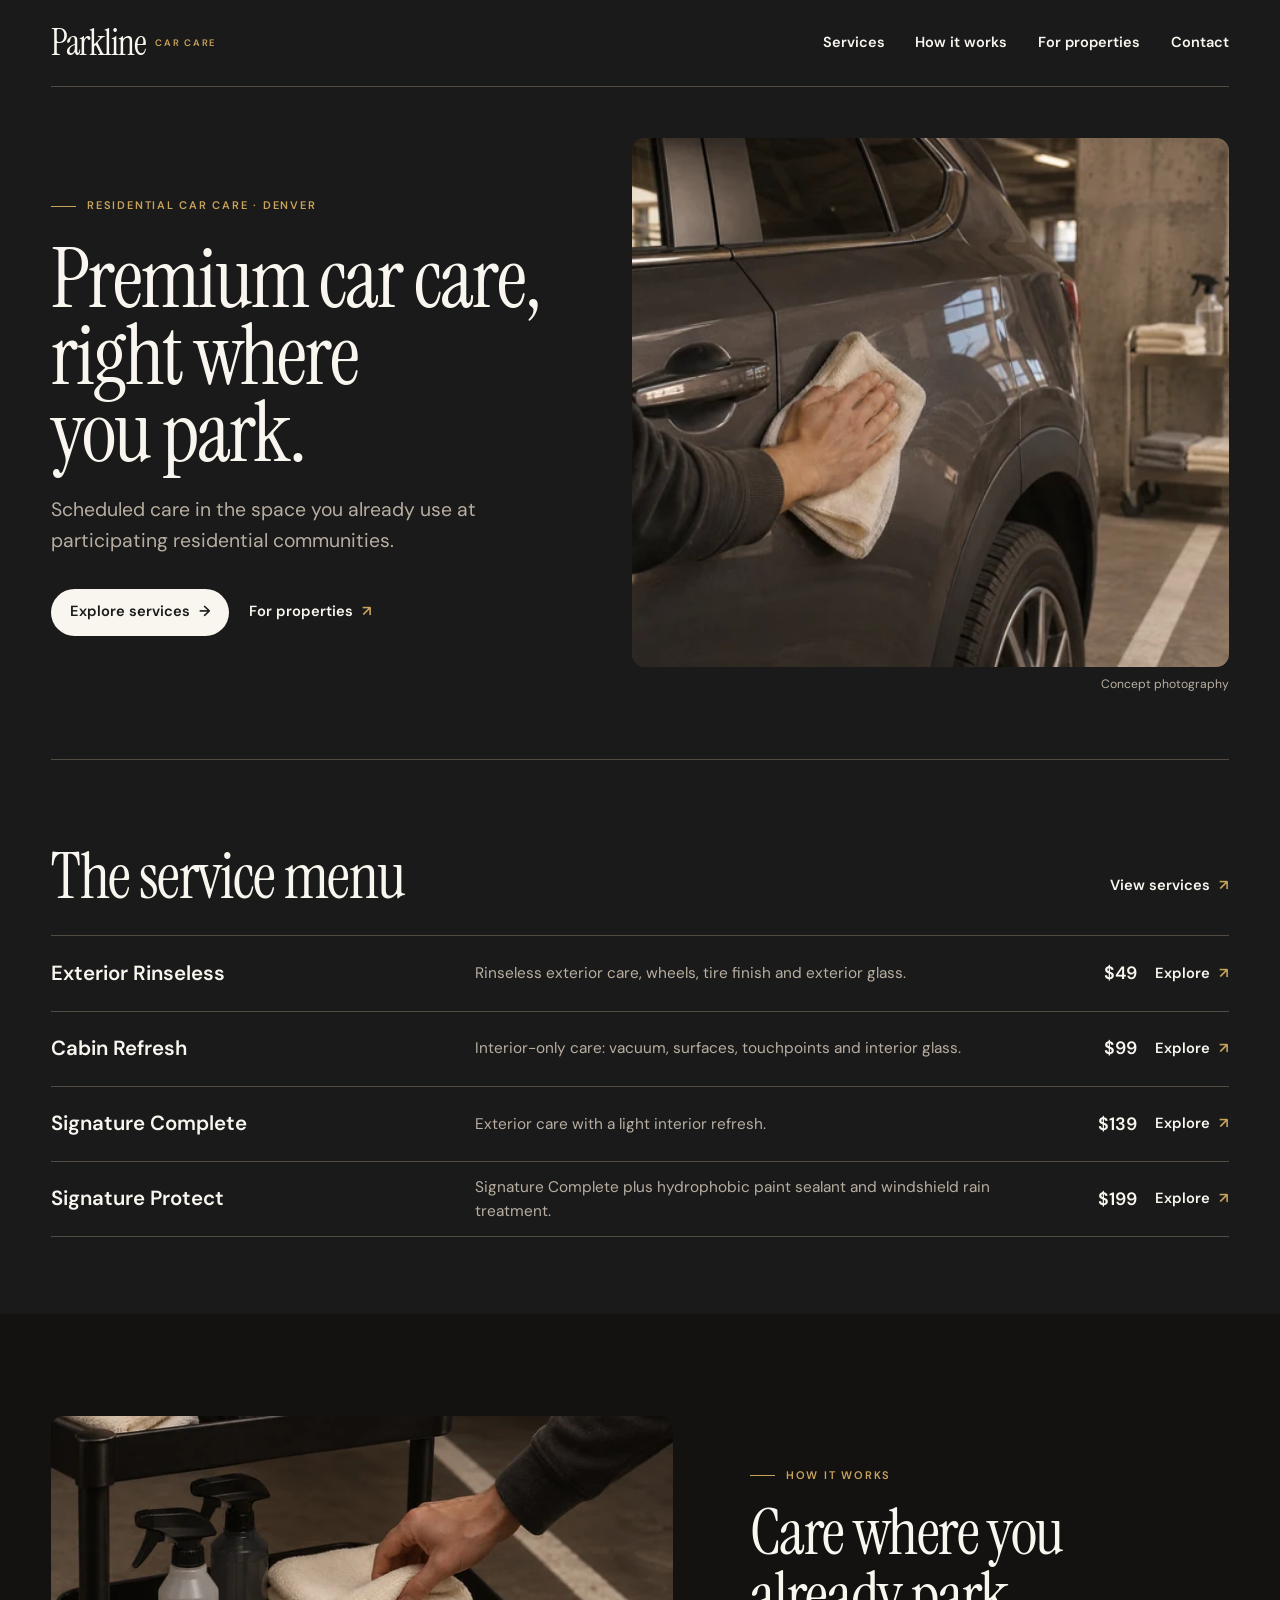
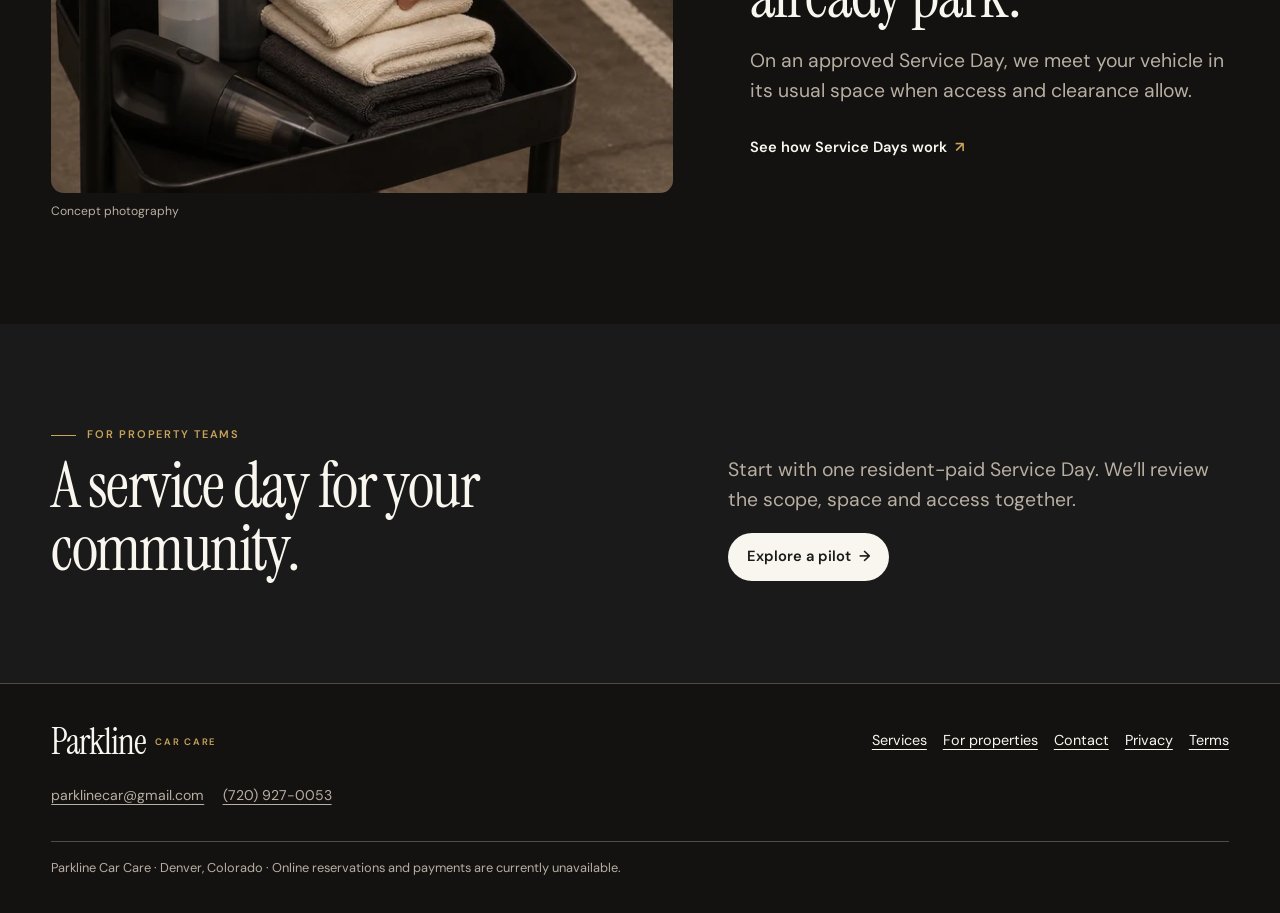
<file: index.html>
<!doctype html>
<html lang="en">
  <head>
    <meta charset="utf-8" />
    <meta name="viewport" content="width=device-width, initial-scale=1" />
    <meta name="color-scheme" content="dark" />
    <meta name="theme-color" content="#1a1a1a" />
    <meta name="robots" content="index, follow" />
    <meta
      name="description"
      content="Scheduled automotive care in the space residents already use at participating Denver communities."
    />
    <meta
      property="og:title"
      content="Premium car care, right where you park | Parkline Car Care"
    />
    <meta
      property="og:description"
      content="Scheduled automotive care in the space residents already use at participating Denver communities."
    />
    <meta property="og:type" content="website" />
    <title>Premium car care, right where you park | Parkline Car Care</title>
    <link rel="icon" type="image/png" href="assets/icon.png" />
    <link
      rel="preload"
      as="font"
      type="font/woff2"
      href="assets/instrument-serif.woff2"
      crossorigin
    />
    <link rel="stylesheet" href="assets/site.css" />
    <script src="assets/site.js" defer></script>
  </head>
  <body>
    <a class="skip" href="#main">Skip to content</a>
    <header class="site-header">
      <div class="container topline">
        <a class="wordmark" href="index.html">
          <span class="wordmark__name">Parkline</span>
          <span class="wordmark__type">Car Care</span>
        </a>
        <nav class="desktop-nav" aria-label="Main navigation">
          <a href="services/index.html">Services</a>
          <a href="how-it-works/index.html">How it works</a>
          <a href="properties/index.html">For properties</a>
          <a href="contact/index.html">Contact</a>
        </nav>
        <details class="mobile-menu">
          <summary>
            <span class="menu-open-label">Menu</span>
            <span class="menu-close-label">Close</span>
            <span class="menu-mark" aria-hidden="true">≡</span>
          </summary>
          <nav class="mobile-links" aria-label="Mobile navigation">
            <a href="services/index.html"
              >Services <span aria-hidden="true">↗</span></a
            >
            <a href="how-it-works/index.html"
              >How it works <span aria-hidden="true">↗</span></a
            >
            <a href="properties/index.html"
              >For properties <span aria-hidden="true">↗</span></a
            >
            <a href="contact/index.html"
              >Contact <span aria-hidden="true">↗</span></a
            >
          </nav>
        </details>
      </div>
    </header>
    <main id="main" tabindex="-1">
      <section class="container home-hero">
        <div class="hero-copy">
          <p class="eyebrow">Residential car care · Denver</p>
          <h1>
            <span>Premium car care,</span>
            <span>right where</span>
            <span>you park.</span>
          </h1>
          <p class="lede">
            Scheduled care in the space you already use at participating
            residential communities.
          </p>
          <div class="actions">
            <a class="button" href="services/index.html"
              >Explore services <span aria-hidden="true">→</span></a
            >
            <a class="inline-action" href="properties/index.html"
              >For properties <span aria-hidden="true">↗</span></a
            >
          </div>
        </div>
        <figure class="photo">
          <img
            src="assets/garage-care-1280.webp"
            srcset="
              assets/garage-care-640.webp   640w,
              assets/garage-care-1280.webp 1280w
            "
            sizes="(max-width: 688px) 95vw, (max-width: 1300px) 49vw, 640px"
            width="1280"
            height="853"
            fetchpriority="high"
            decoding="async"
            alt="Illustration of a hand using a microfiber towel on a car beside a compact cart in a residential garage"
          />
          <figcaption>Concept photography</figcaption>
        </figure>
      </section>
      <section class="container section--compact section--line">
        <div class="section-head">
          <div><h2>The service menu</h2></div>
          <a class="inline-action" href="services/index.html"
            >View services <span aria-hidden="true">↗</span></a
          >
        </div>
        <ul class="rows">
          <li class="service-row">
            <h3>Exterior Rinseless</h3>
            <p>
              Rinseless exterior care, wheels, tire finish and exterior glass.
            </p>
            <strong class="service-price">$49</strong>
            <a
              class="inline-action"
              href="services/exterior-rinseless/index.html"
              aria-label="Explore Exterior Rinseless"
              >Explore <span aria-hidden="true">↗</span></a
            >
          </li>
          <li class="service-row">
            <h3>Cabin Refresh</h3>
            <p>Interior-only care: vacuum, surfaces, touchpoints and interior glass.</p>
            <strong class="service-price">$99</strong>
            <a
              class="inline-action"
              href="services/cabin-refresh/index.html"
              aria-label="Explore Cabin Refresh"
              >Explore <span aria-hidden="true">↗</span></a
            >
          </li>
          <li class="service-row">
            <h3>Signature Complete</h3>
            <p>Exterior care with a light interior refresh.</p>
            <strong class="service-price">$139</strong>
            <a
              class="inline-action"
              href="services/signature-complete/index.html"
              aria-label="Explore Signature Complete"
              >Explore <span aria-hidden="true">↗</span></a
            >
          </li>
          <li class="service-row">
            <h3>Signature Protect</h3>
            <p>Signature Complete plus hydrophobic paint sealant and windshield rain treatment.</p>
            <strong class="service-price">$199</strong>
            <a
              class="inline-action"
              href="services/signature-protect/index.html"
              aria-label="Explore Signature Protect"
              >Explore <span aria-hidden="true">↗</span></a
            >
          </li>
        </ul>
      </section>
      <section class="section section--deep">
        <div class="container feature">
          <figure class="photo">
            <img
              src="assets/care-cart-1280.webp"
              srcset="
                assets/care-cart-640.webp   640w,
                assets/care-cart-1280.webp 1280w
              "
              sizes="(max-width: 688px) 95vw, (max-width: 1300px) 49vw, 640px"
              width="1280"
              height="853"
              loading="lazy"
              decoding="async"
              alt="Illustration of microfiber and cordless equipment on a compact garage service cart"
            />
            <figcaption>Concept photography</figcaption>
          </figure>
          <div class="feature__copy">
            <p class="eyebrow">How it works</p>
            <h2>Care where you already park.</h2>
            <p class="lede">
              On an approved Service Day, we meet your vehicle in its usual
              space when access and clearance allow.
            </p>
            <a class="inline-action" href="how-it-works/index.html"
              >See how Service Days work <span aria-hidden="true">↗</span></a
            >
          </div>
        </div>
      </section>
      <section class="container section callout">
        <div>
          <p class="eyebrow">For property teams</p>
          <h2>A service day for your community.</h2>
        </div>
        <div class="callout__copy">
          <p class="lede">
            Start with one resident-paid Service Day. We’ll review the scope,
            space and access together.
          </p>
          <div class="actions">
            <a class="button" href="properties/index.html"
              >Explore a pilot <span aria-hidden="true">→</span></a
            >
          </div>
        </div>
      </section>
    </main>
    <footer class="site-footer">
      <div class="container footer-inner">
        <div>
          <a class="wordmark" href="index.html">
            <span class="wordmark__name">Parkline</span>
            <span class="wordmark__type">Car Care</span>
          </a>
          <p class="footer-contact">
            <a href="mailto:parklinecar@gmail.com">parklinecar@gmail.com</a>
            <a href="tel:+17209270053">(720) 927-0053</a>
          </p>
        </div>
        <nav class="footer-nav" aria-label="Footer navigation">
          <a href="services/index.html">Services</a>
          <a href="properties/index.html">For properties</a>
          <a href="contact/index.html">Contact</a>
          <a href="privacy/index.html">Privacy</a>
          <a href="terms/index.html">Terms</a>
        </nav>
        <p class="footer-note">
          Parkline Car Care · Denver, Colorado · Online reservations and
          payments are currently unavailable.
        </p>
      </div>
    </footer>
  </body>
</html>
</file>
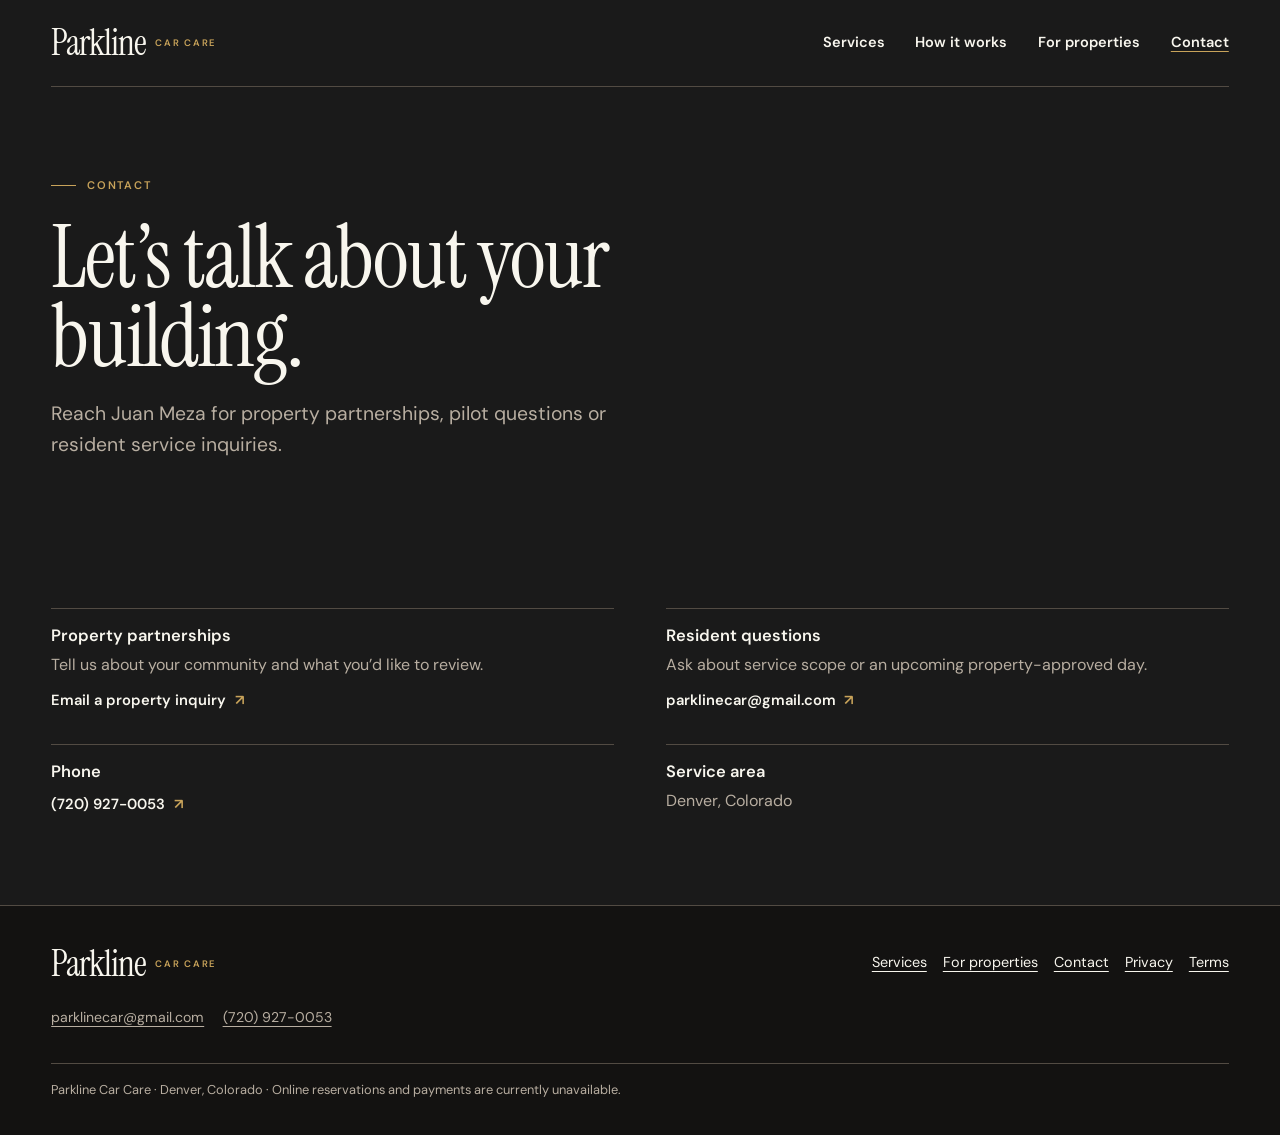
<file: contact/index.html>
<!doctype html>
<html lang="en">
  <head>
    <meta charset="utf-8" />
    <meta name="viewport" content="width=device-width, initial-scale=1" />
    <meta name="color-scheme" content="dark" />
    <meta name="theme-color" content="#1a1a1a" />
    <meta name="robots" content="index, follow" />
    <meta
      name="description"
      content="Contact Parkline for property pilots or resident service questions."
    />
    <meta property="og:title" content="Contact | Parkline Car Care" />
    <meta
      property="og:description"
      content="Contact Parkline for property pilots or resident service questions."
    />
    <meta property="og:type" content="website" />
    <title>Contact | Parkline Car Care</title>
    <link rel="icon" type="image/png" href="../assets/icon.png" />
    <link
      rel="preload"
      as="font"
      type="font/woff2"
      href="../assets/instrument-serif.woff2"
      crossorigin
    />
    <link rel="stylesheet" href="../assets/site.css" />
    <script src="../assets/site.js" defer></script>
  </head>
  <body>
    <a class="skip" href="#main">Skip to content</a>
    <header class="site-header">
      <div class="container topline">
        <a class="wordmark" href="../index.html">
          <span class="wordmark__name">Parkline</span>
          <span class="wordmark__type">Car Care</span>
        </a>
        <nav class="desktop-nav" aria-label="Main navigation">
          <a href="../services/index.html">Services</a>
          <a href="../how-it-works/index.html">How it works</a>
          <a href="../properties/index.html">For properties</a>
          <a href="../contact/index.html" aria-current="page">Contact</a>
        </nav>
        <details class="mobile-menu">
          <summary>
            <span class="menu-open-label">Menu</span>
            <span class="menu-close-label">Close</span>
            <span class="menu-mark" aria-hidden="true">≡</span>
          </summary>
          <nav class="mobile-links" aria-label="Mobile navigation">
            <a href="../services/index.html"
              >Services <span aria-hidden="true">↗</span></a
            >
            <a href="../how-it-works/index.html"
              >How it works <span aria-hidden="true">↗</span></a
            >
            <a href="../properties/index.html"
              >For properties <span aria-hidden="true">↗</span></a
            >
            <a href="../contact/index.html" aria-current="page"
              >Contact <span aria-hidden="true">↗</span></a
            >
          </nav>
        </details>
      </div>
    </header>
    <main id="main" tabindex="-1">
      <section class="container">
        <div class="page-head">
          <p class="eyebrow">Contact</p>
          <h1>Let’s talk about your building.</h1>
          <p class="lede">
            Reach Juan Meza for property partnerships, pilot questions or
            resident service inquiries.
          </p>
        </div>
      </section>
      <section class="container section--compact contact-grid">
        <article>
          <h2>Property partnerships</h2>
          <p class="muted">
            Tell us about your community and what you’d like to review.
          </p>
          <a
            class="inline-action"
            href="mailto:parklinecar@gmail.com?subject=Parkline%20one-day%20pilot%20inquiry&amp;body=Hi%20Juan%2C%0A%0AI%20would%20like%20to%20discuss%20a%20one-day%20Parkline%20pilot.%0A%0AProperty%20name%3A%20%0AMy%20name%20and%20role%3A%20%0ABest%20number%20or%20email%3A%20%0AQuestions%20about%20access%20or%20scheduling%3A%20%0A"
            >Email a property inquiry <span aria-hidden="true">↗</span></a
          >
        </article>
        <article>
          <h2>Resident questions</h2>
          <p class="muted">
            Ask about service scope or an upcoming property-approved day.
          </p>
          <a
            class="inline-action"
            href="mailto:parklinecar@gmail.com?subject=Parkline%20resident%20service%20question"
            >parklinecar@gmail.com <span aria-hidden="true">↗</span></a
          >
        </article>
        <article>
          <h2>Phone</h2>
          <a class="inline-action" href="tel:+17209270053"
            >(720) 927-0053 <span aria-hidden="true">↗</span></a
          >
        </article>
        <article>
          <h2>Service area</h2>
          <p class="muted">Denver, Colorado</p>
        </article>
      </section>
    </main>
    <footer class="site-footer">
      <div class="container footer-inner">
        <div>
          <a class="wordmark" href="../index.html">
            <span class="wordmark__name">Parkline</span>
            <span class="wordmark__type">Car Care</span>
          </a>
          <p class="footer-contact">
            <a href="mailto:parklinecar@gmail.com">parklinecar@gmail.com</a>
            <a href="tel:+17209270053">(720) 927-0053</a>
          </p>
        </div>
        <nav class="footer-nav" aria-label="Footer navigation">
          <a href="../services/index.html">Services</a>
          <a href="../properties/index.html">For properties</a>
          <a href="../contact/index.html">Contact</a>
          <a href="../privacy/index.html">Privacy</a>
          <a href="../terms/index.html">Terms</a>
        </nav>
        <p class="footer-note">
          Parkline Car Care · Denver, Colorado · Online reservations and
          payments are currently unavailable.
        </p>
      </div>
    </footer>
  </body>
</html>
</file>
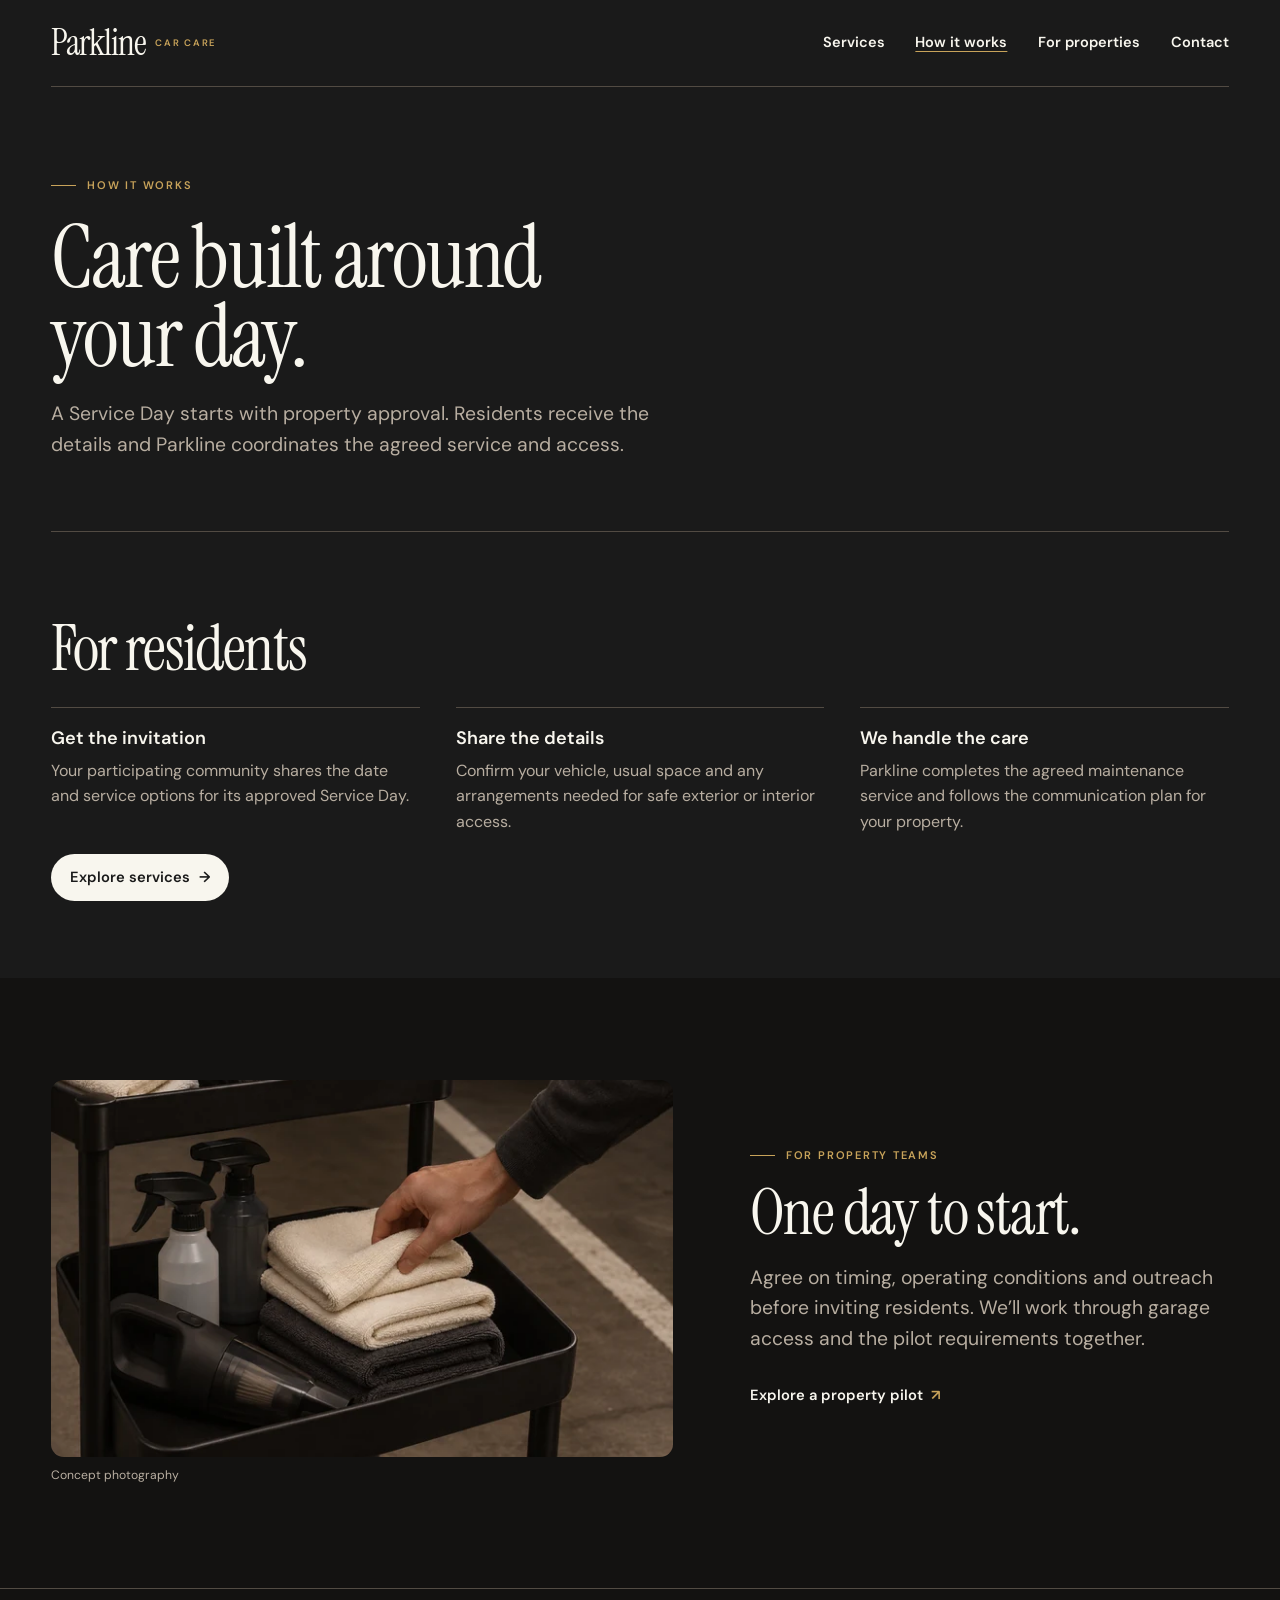
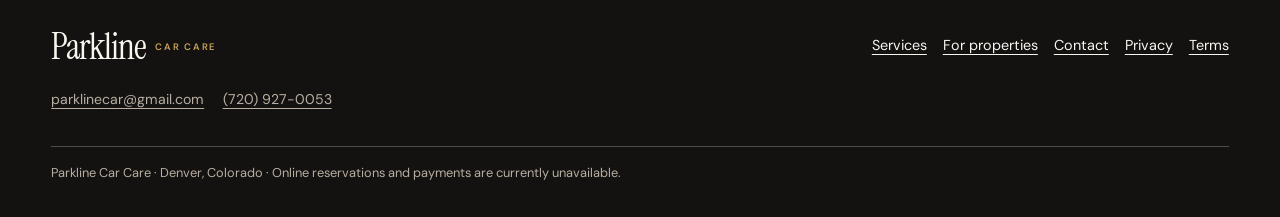
<file: how-it-works/index.html>
<!doctype html>
<html lang="en">
  <head>
    <meta charset="utf-8" />
    <meta name="viewport" content="width=device-width, initial-scale=1" />
    <meta name="color-scheme" content="dark" />
    <meta name="theme-color" content="#1a1a1a" />
    <meta name="robots" content="index, follow" />
    <meta
      name="description"
      content="How Parkline coordinates a property-approved Service Day."
    />
    <meta property="og:title" content="How it works | Parkline Car Care" />
    <meta
      property="og:description"
      content="How Parkline coordinates a property-approved Service Day."
    />
    <meta property="og:type" content="website" />
    <title>How it works | Parkline Car Care</title>
    <link rel="icon" type="image/png" href="../assets/icon.png" />
    <link
      rel="preload"
      as="font"
      type="font/woff2"
      href="../assets/instrument-serif.woff2"
      crossorigin
    />
    <link rel="stylesheet" href="../assets/site.css" />
    <script src="../assets/site.js" defer></script>
  </head>
  <body>
    <a class="skip" href="#main">Skip to content</a>
    <header class="site-header">
      <div class="container topline">
        <a class="wordmark" href="../index.html">
          <span class="wordmark__name">Parkline</span>
          <span class="wordmark__type">Car Care</span>
        </a>
        <nav class="desktop-nav" aria-label="Main navigation">
          <a href="../services/index.html">Services</a>
          <a href="../how-it-works/index.html" aria-current="page"
            >How it works</a
          >
          <a href="../properties/index.html">For properties</a>
          <a href="../contact/index.html">Contact</a>
        </nav>
        <details class="mobile-menu">
          <summary>
            <span class="menu-open-label">Menu</span>
            <span class="menu-close-label">Close</span>
            <span class="menu-mark" aria-hidden="true">≡</span>
          </summary>
          <nav class="mobile-links" aria-label="Mobile navigation">
            <a href="../services/index.html"
              >Services <span aria-hidden="true">↗</span></a
            >
            <a href="../how-it-works/index.html" aria-current="page"
              >How it works <span aria-hidden="true">↗</span></a
            >
            <a href="../properties/index.html"
              >For properties <span aria-hidden="true">↗</span></a
            >
            <a href="../contact/index.html"
              >Contact <span aria-hidden="true">↗</span></a
            >
          </nav>
        </details>
      </div>
    </header>
    <main id="main" tabindex="-1">
      <section class="container">
        <div class="page-head">
          <p class="eyebrow">How it works</p>
          <h1>Care built around your day.</h1>
          <p class="lede">
            A Service Day starts with property approval. Residents receive the
            details and Parkline coordinates the agreed service and access.
          </p>
        </div>
      </section>
      <section class="container section--compact section--line">
        <div class="section-head">
          <div><h2>For residents</h2></div>
        </div>
        <ol class="steps">
          <li>
            <h3>Get the invitation</h3>
            <p>
              Your participating community shares the date and service options
              for its approved Service Day.
            </p>
          </li>
          <li>
            <h3>Share the details</h3>
            <p>
              Confirm your vehicle, usual space and any arrangements needed for
              safe exterior or interior access.
            </p>
          </li>
          <li>
            <h3>We handle the care</h3>
            <p>
              Parkline completes the agreed maintenance service and follows the
              communication plan for your property.
            </p>
          </li>
        </ol>
        <div class="actions catalog-note">
          <a class="button" href="../services/index.html"
            >Explore services <span aria-hidden="true">→</span></a
          >
        </div>
      </section>
      <section class="section section--deep">
        <div class="container feature">
          <figure class="photo">
            <img
              src="../assets/care-cart-1280.webp"
              srcset="
                ../assets/care-cart-640.webp   640w,
                ../assets/care-cart-1280.webp 1280w
              "
              sizes="(max-width: 688px) 95vw, (max-width: 1300px) 49vw, 640px"
              width="1280"
              height="853"
              loading="lazy"
              decoding="async"
              alt="Illustration of towels and compact equipment for low-water rinseless care"
            />
            <figcaption>Concept photography</figcaption>
          </figure>
          <div class="feature__copy">
            <p class="eyebrow">For property teams</p>
            <h2>One day to start.</h2>
            <p class="lede">
              Agree on timing, operating conditions and outreach before inviting
              residents. We’ll work through garage access and the pilot
              requirements together.
            </p>
            <a class="inline-action" href="../properties/index.html"
              >Explore a property pilot <span aria-hidden="true">↗</span></a
            >
          </div>
        </div>
      </section>
    </main>
    <footer class="site-footer">
      <div class="container footer-inner">
        <div>
          <a class="wordmark" href="../index.html">
            <span class="wordmark__name">Parkline</span>
            <span class="wordmark__type">Car Care</span>
          </a>
          <p class="footer-contact">
            <a href="mailto:parklinecar@gmail.com">parklinecar@gmail.com</a>
            <a href="tel:+17209270053">(720) 927-0053</a>
          </p>
        </div>
        <nav class="footer-nav" aria-label="Footer navigation">
          <a href="../services/index.html">Services</a>
          <a href="../properties/index.html">For properties</a>
          <a href="../contact/index.html">Contact</a>
          <a href="../privacy/index.html">Privacy</a>
          <a href="../terms/index.html">Terms</a>
        </nav>
        <p class="footer-note">
          Parkline Car Care · Denver, Colorado · Online reservations and
          payments are currently unavailable.
        </p>
      </div>
    </footer>
  </body>
</html>
</file>
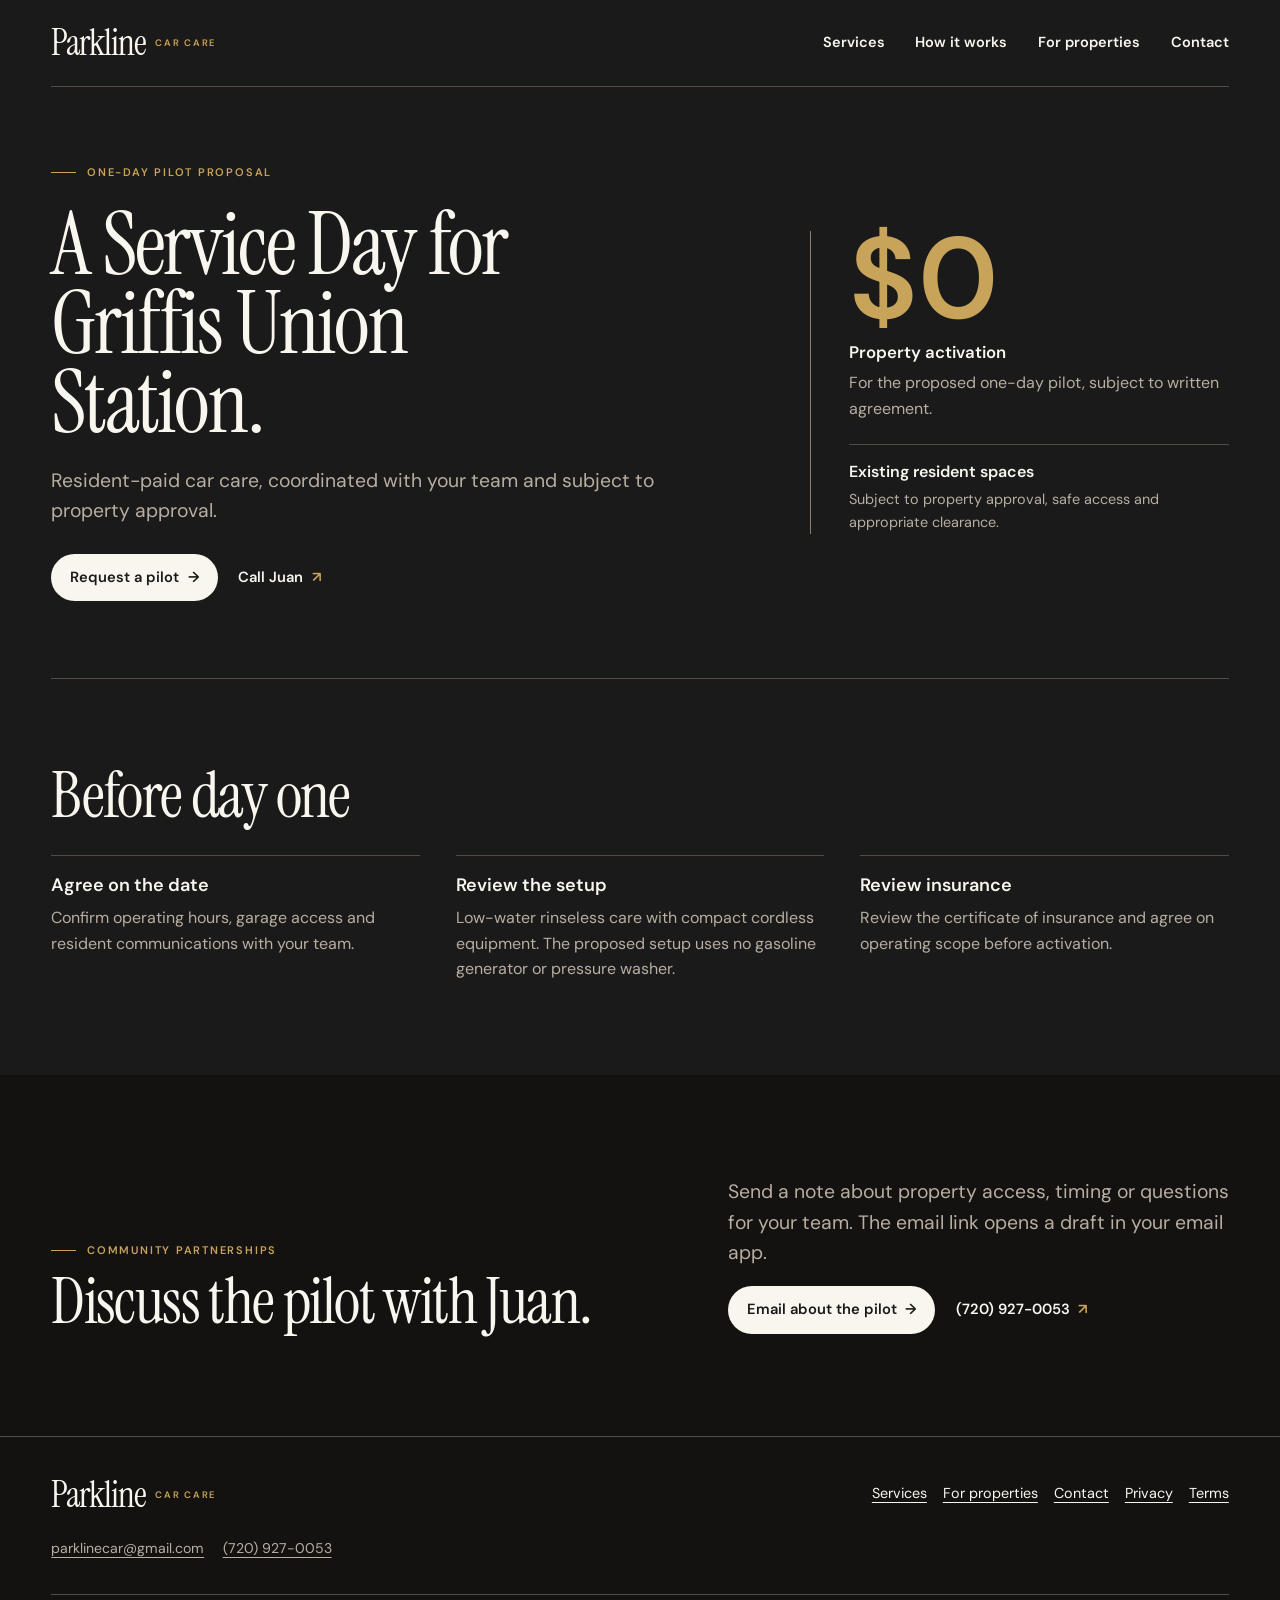
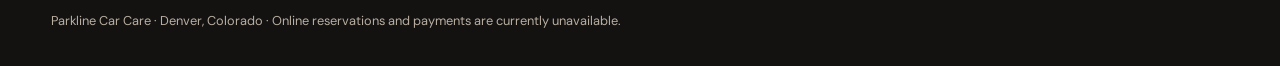
<file: pilot/index.html>
<!doctype html>
<html lang="en">
  <head>
    <meta charset="utf-8" />
    <meta name="viewport" content="width=device-width, initial-scale=1" />
    <meta name="color-scheme" content="dark" />
    <meta name="theme-color" content="#1a1a1a" />
    <meta name="robots" content="index, follow" />
    <meta
      name="description"
      content="A proposed one-day residential car care pilot for Griffis Union Station. Property approval required."
    />
    <meta
      property="og:title"
      content="Griffis Union Station pilot proposal | Parkline Car Care"
    />
    <meta
      property="og:description"
      content="A proposed one-day residential car care pilot for Griffis Union Station. Property approval required."
    />
    <meta property="og:type" content="website" />
    <title>Griffis Union Station pilot proposal | Parkline Car Care</title>
    <link rel="icon" type="image/png" href="../assets/icon.png" />
    <link
      rel="preload"
      as="font"
      type="font/woff2"
      href="../assets/instrument-serif.woff2"
      crossorigin
    />
    <link rel="stylesheet" href="../assets/site.css" />
    <script src="../assets/site.js" defer></script>
  </head>
  <body>
    <a class="skip" href="#main">Skip to content</a>
    <header class="site-header">
      <div class="container topline">
        <a class="wordmark" href="../index.html">
          <span class="wordmark__name">Parkline</span>
          <span class="wordmark__type">Car Care</span>
        </a>
        <nav class="desktop-nav" aria-label="Main navigation">
          <a href="../services/index.html">Services</a>
          <a href="../how-it-works/index.html">How it works</a>
          <a href="../properties/index.html">For properties</a>
          <a href="../contact/index.html">Contact</a>
        </nav>
        <details class="mobile-menu">
          <summary>
            <span class="menu-open-label">Menu</span>
            <span class="menu-close-label">Close</span>
            <span class="menu-mark" aria-hidden="true">≡</span>
          </summary>
          <nav class="mobile-links" aria-label="Mobile navigation">
            <a href="../services/index.html"
              >Services <span aria-hidden="true">↗</span></a
            >
            <a href="../how-it-works/index.html"
              >How it works <span aria-hidden="true">↗</span></a
            >
            <a href="../properties/index.html"
              >For properties <span aria-hidden="true">↗</span></a
            >
            <a href="../contact/index.html"
              >Contact <span aria-hidden="true">↗</span></a
            >
          </nav>
        </details>
      </div>
    </header>
    <main id="main" tabindex="-1">
      <section class="container section--compact pilot-hero">
        <div class="page-head">
          <p class="eyebrow">One-day pilot proposal</p>
          <h1>A Service Day for Griffis Union Station.</h1>
          <p class="lede">
            Resident-paid car care, coordinated with your team and subject to
            property approval.
          </p>
          <div class="actions">
            <a class="button" href="#request-pilot"
              >Request a pilot <span aria-hidden="true">→</span></a
            ><a class="inline-action" href="tel:+17209270053"
              >Call Juan <span aria-hidden="true">↗</span></a
            >
          </div>
        </div>
        <div class="pilot-offer">
          <div class="pilot-offer__main">
            <strong class="pilot-offer__amount">$0</strong>
            <div>
              <h2>Property activation</h2>
              <p>
                For the proposed one-day pilot, subject to written agreement.
              </p>
            </div>
          </div>
          <div class="pilot-access">
            <h3>Existing resident spaces</h3>
            <p>
              Subject to property approval, safe access and appropriate
              clearance.
            </p>
          </div>
        </div>
      </section>
      <section class="container section--compact section--line">
        <div class="section-head">
          <div><h2>Before day one</h2></div>
        </div>
        <ol class="steps">
          <li>
            <h3>Agree on the date</h3>
            <p>
              Confirm operating hours, garage access and resident communications
              with your team.
            </p>
          </li>
          <li>
            <h3>Review the setup</h3>
            <p>
              Low-water rinseless care with compact cordless equipment. The
              proposed setup uses no gasoline generator or pressure washer.
            </p>
          </li>
          <li>
            <h3>Review insurance</h3>
            <p>
              Review the certificate of insurance and agree on operating scope
              before activation.
            </p>
          </li>
        </ol>
      </section>
      <section class="section section--deep" id="request-pilot">
        <div class="container callout">
          <div>
            <p class="eyebrow">Community partnerships</p>
            <h2>Discuss the pilot with Juan.</h2>
          </div>
          <div class="callout__copy">
            <p class="lede">
              Send a note about property access, timing or questions for your
              team. The email link opens a draft in your email app.
            </p>
            <div class="actions">
              <a
                class="button"
                href="mailto:parklinecar@gmail.com?subject=Griffis%20Union%20Station%20%7C%20Parkline%20pilot%20proposal&amp;body=Hi%20Juan%2C%0A%0AI%20would%20like%20to%20discuss%20your%20proposal%20for%20a%20Service%20Day%20at%20Griffis%20Union%20Station.%0A%0AMy%20name%20and%20role%3A%20%0ABest%20number%20or%20email%3A%20%0AQuestions%20or%20suggested%20times%3A%20%0A"
                >Email about the pilot <span aria-hidden="true">→</span></a
              ><a class="inline-action" href="tel:+17209270053"
                >(720) 927-0053 <span aria-hidden="true">↗</span></a
              >
            </div>
          </div>
        </div>
      </section>
    </main>
    <footer class="site-footer">
      <div class="container footer-inner">
        <div>
          <a class="wordmark" href="../index.html">
            <span class="wordmark__name">Parkline</span>
            <span class="wordmark__type">Car Care</span>
          </a>
          <p class="footer-contact">
            <a href="mailto:parklinecar@gmail.com">parklinecar@gmail.com</a>
            <a href="tel:+17209270053">(720) 927-0053</a>
          </p>
        </div>
        <nav class="footer-nav" aria-label="Footer navigation">
          <a href="../services/index.html">Services</a>
          <a href="../properties/index.html">For properties</a>
          <a href="../contact/index.html">Contact</a>
          <a href="../privacy/index.html">Privacy</a>
          <a href="../terms/index.html">Terms</a>
        </nav>
        <p class="footer-note">
          Parkline Car Care · Denver, Colorado · Online reservations and
          payments are currently unavailable.
        </p>
      </div>
    </footer>
  </body>
</html>
</file>
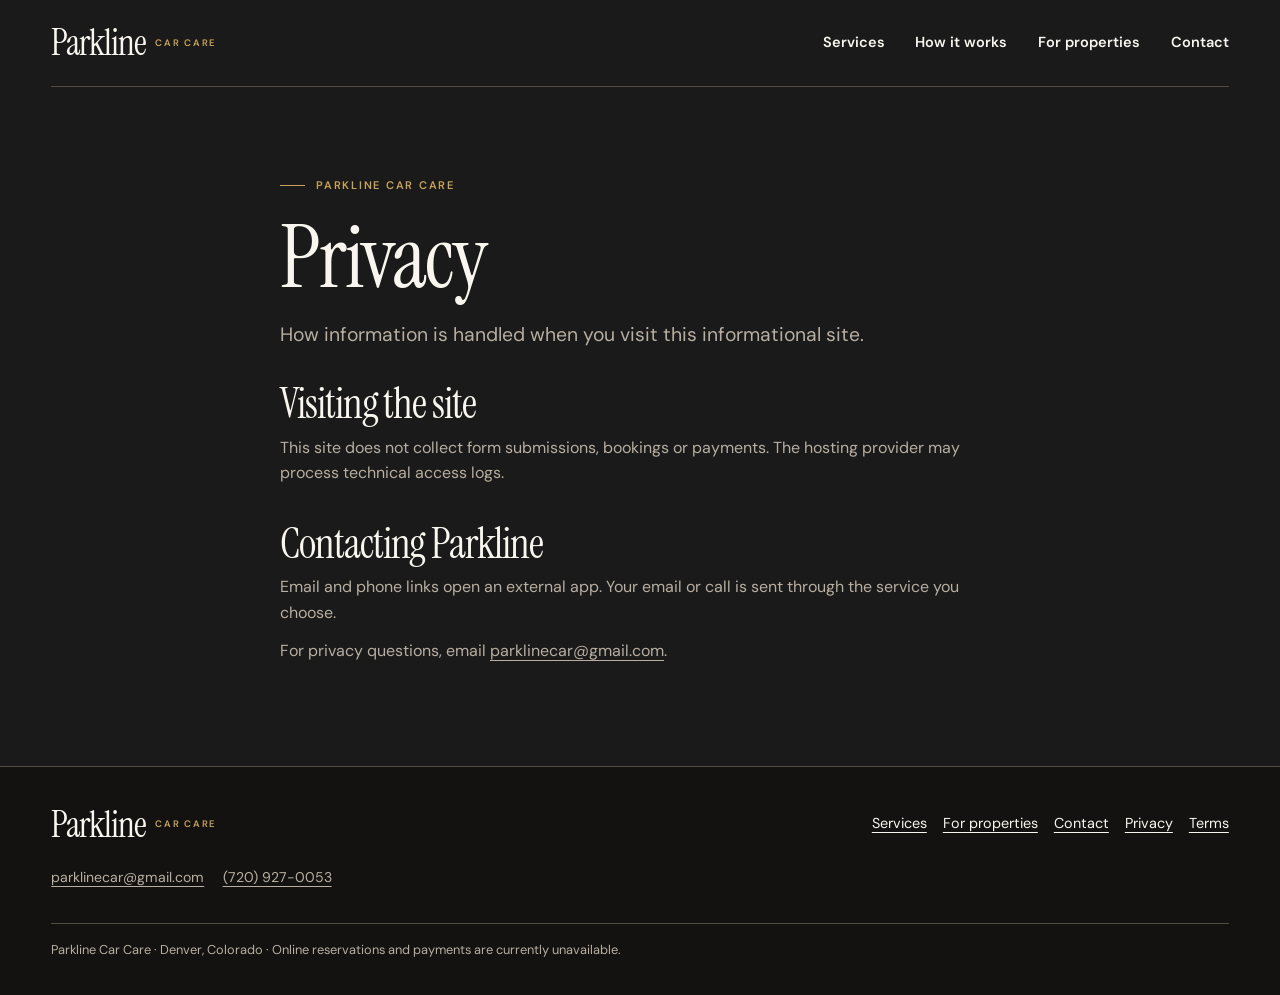
<file: privacy/index.html>
<!doctype html>
<html lang="en">
  <head>
    <meta charset="utf-8" />
    <meta name="viewport" content="width=device-width, initial-scale=1" />
    <meta name="color-scheme" content="dark" />
    <meta name="theme-color" content="#1a1a1a" />
    <meta name="robots" content="index, follow" />
    <meta
      name="description"
      content="Privacy information for this Parkline informational website."
    />
    <meta property="og:title" content="Privacy | Parkline Car Care" />
    <meta
      property="og:description"
      content="Privacy information for this Parkline informational website."
    />
    <meta property="og:type" content="website" />
    <title>Privacy | Parkline Car Care</title>
    <link rel="icon" type="image/png" href="../assets/icon.png" />
    <link
      rel="preload"
      as="font"
      type="font/woff2"
      href="../assets/instrument-serif.woff2"
      crossorigin
    />
    <link rel="stylesheet" href="../assets/site.css" />
    <script src="../assets/site.js" defer></script>
  </head>
  <body>
    <a class="skip" href="#main">Skip to content</a>
    <header class="site-header">
      <div class="container topline">
        <a class="wordmark" href="../index.html">
          <span class="wordmark__name">Parkline</span>
          <span class="wordmark__type">Car Care</span>
        </a>
        <nav class="desktop-nav" aria-label="Main navigation">
          <a href="../services/index.html">Services</a>
          <a href="../how-it-works/index.html">How it works</a>
          <a href="../properties/index.html">For properties</a>
          <a href="../contact/index.html">Contact</a>
        </nav>
        <details class="mobile-menu">
          <summary>
            <span class="menu-open-label">Menu</span>
            <span class="menu-close-label">Close</span>
            <span class="menu-mark" aria-hidden="true">≡</span>
          </summary>
          <nav class="mobile-links" aria-label="Mobile navigation">
            <a href="../services/index.html"
              >Services <span aria-hidden="true">↗</span></a
            >
            <a href="../how-it-works/index.html"
              >How it works <span aria-hidden="true">↗</span></a
            >
            <a href="../properties/index.html"
              >For properties <span aria-hidden="true">↗</span></a
            >
            <a href="../contact/index.html"
              >Contact <span aria-hidden="true">↗</span></a
            >
          </nav>
        </details>
      </div>
    </header>
    <main id="main" tabindex="-1">
      <article class="container article">
        <div class="page-head">
          <p class="eyebrow">Parkline Car Care</p>
          <h1>Privacy</h1>
          <p class="lede">
            How information is handled when you visit this informational site.
          </p>
        </div>
        <section>
          <h2>Visiting the site</h2>
          <p>
            This site does not collect form submissions, bookings or payments.
            The hosting provider may process technical access logs.
          </p>
        </section>
        <section>
          <h2>Contacting Parkline</h2>
          <p>
            Email and phone links open an external app. Your email or call is
            sent through the service you choose.
          </p>
          <p>
            For privacy questions, email
            <a href="mailto:parklinecar@gmail.com">parklinecar@gmail.com</a>.
          </p>
        </section>
      </article>
    </main>
    <footer class="site-footer">
      <div class="container footer-inner">
        <div>
          <a class="wordmark" href="../index.html">
            <span class="wordmark__name">Parkline</span>
            <span class="wordmark__type">Car Care</span>
          </a>
          <p class="footer-contact">
            <a href="mailto:parklinecar@gmail.com">parklinecar@gmail.com</a>
            <a href="tel:+17209270053">(720) 927-0053</a>
          </p>
        </div>
        <nav class="footer-nav" aria-label="Footer navigation">
          <a href="../services/index.html">Services</a>
          <a href="../properties/index.html">For properties</a>
          <a href="../contact/index.html">Contact</a>
          <a href="../privacy/index.html">Privacy</a>
          <a href="../terms/index.html">Terms</a>
        </nav>
        <p class="footer-note">
          Parkline Car Care · Denver, Colorado · Online reservations and
          payments are currently unavailable.
        </p>
      </div>
    </footer>
  </body>
</html>
</file>
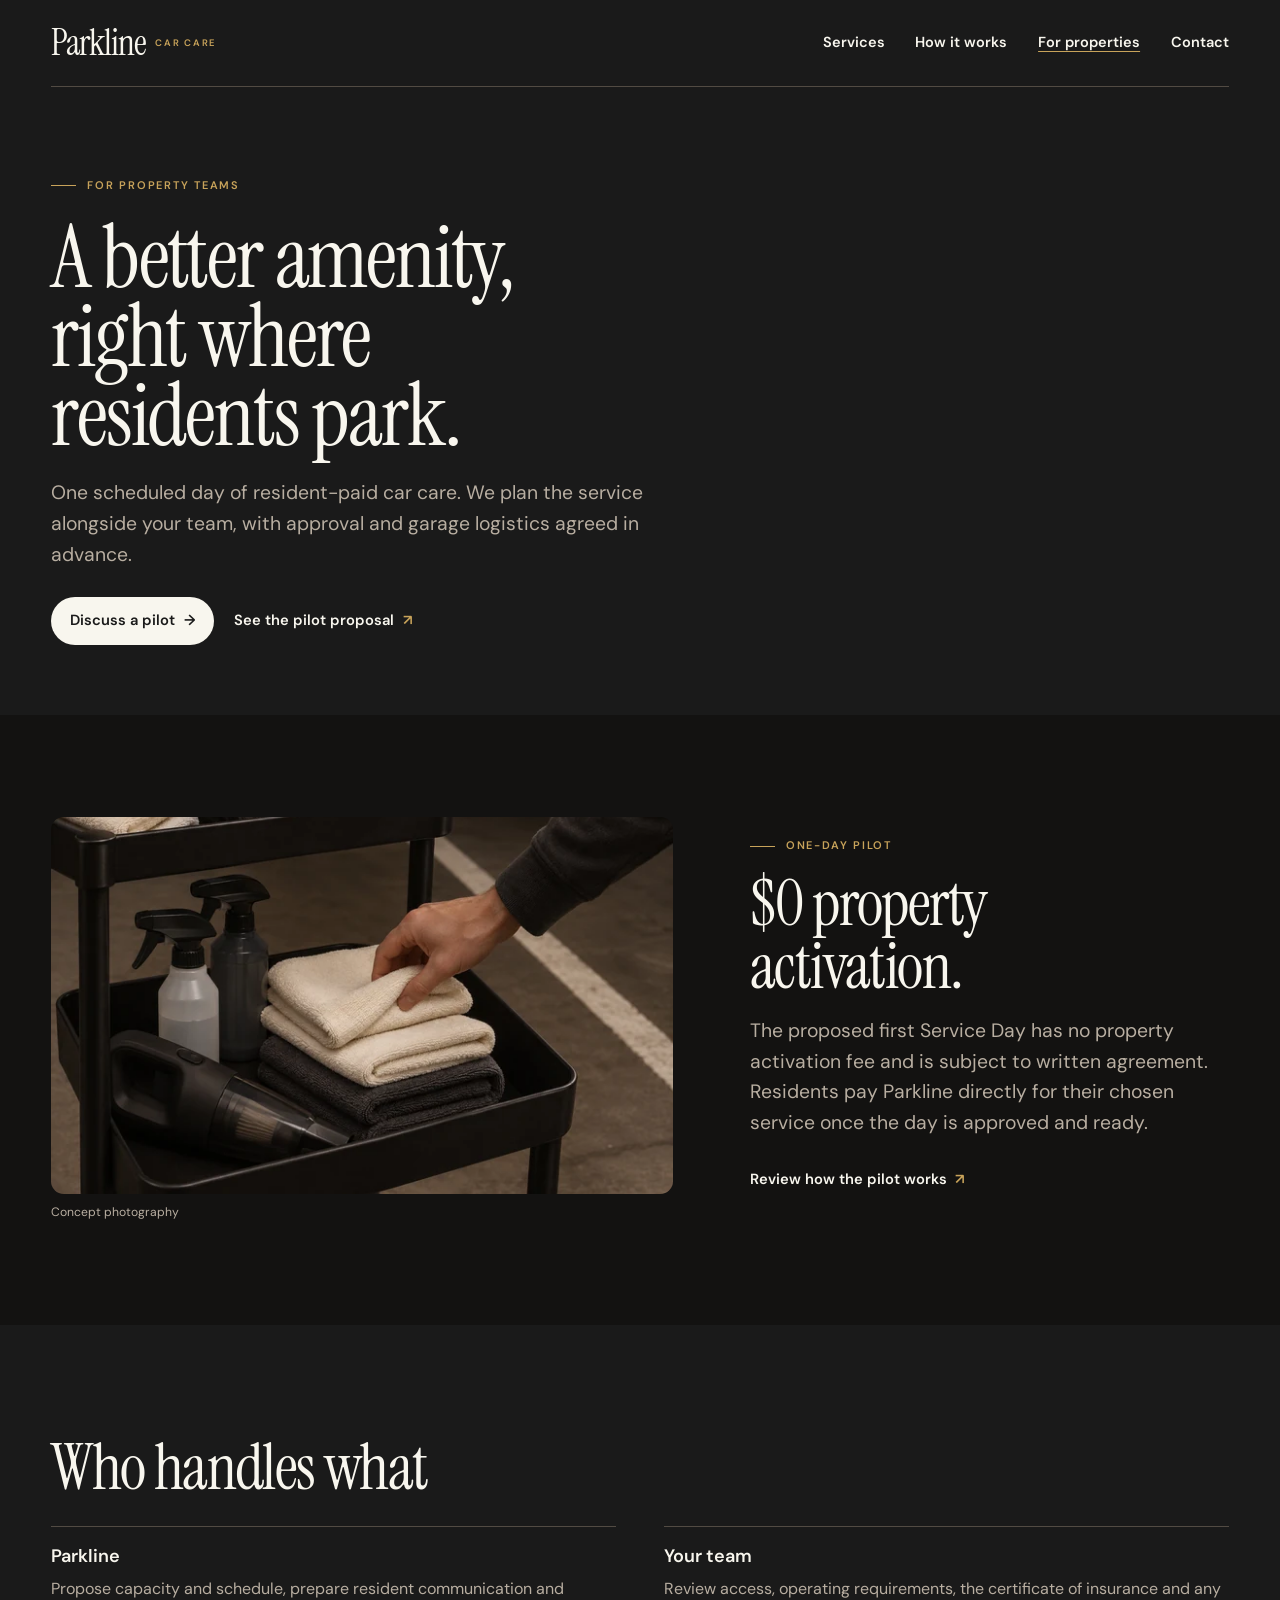
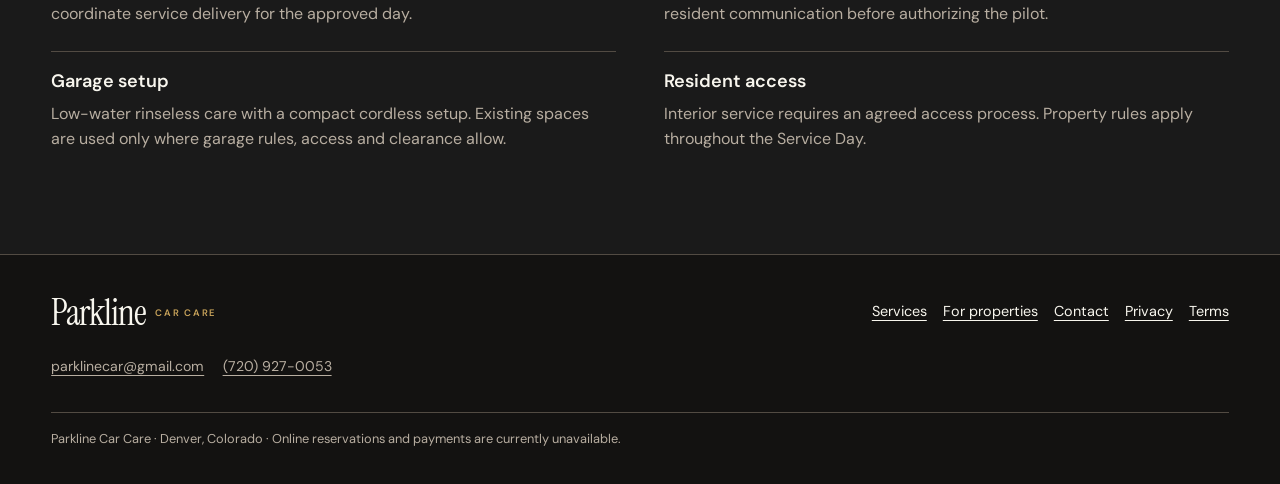
<file: properties/index.html>
<!doctype html>
<html lang="en">
  <head>
    <meta charset="utf-8" />
    <meta name="viewport" content="width=device-width, initial-scale=1" />
    <meta name="color-scheme" content="dark" />
    <meta name="theme-color" content="#1a1a1a" />
    <meta name="robots" content="index, follow" />
    <meta
      name="description"
      content="A proposed one-day resident-paid car care amenity, coordinated with your property team."
    />
    <meta property="og:title" content="For properties | Parkline Car Care" />
    <meta
      property="og:description"
      content="A proposed one-day resident-paid car care amenity, coordinated with your property team."
    />
    <meta property="og:type" content="website" />
    <title>For properties | Parkline Car Care</title>
    <link rel="icon" type="image/png" href="../assets/icon.png" />
    <link
      rel="preload"
      as="font"
      type="font/woff2"
      href="../assets/instrument-serif.woff2"
      crossorigin
    />
    <link rel="stylesheet" href="../assets/site.css" />
    <script src="../assets/site.js" defer></script>
  </head>
  <body>
    <a class="skip" href="#main">Skip to content</a>
    <header class="site-header">
      <div class="container topline">
        <a class="wordmark" href="../index.html">
          <span class="wordmark__name">Parkline</span>
          <span class="wordmark__type">Car Care</span>
        </a>
        <nav class="desktop-nav" aria-label="Main navigation">
          <a href="../services/index.html">Services</a>
          <a href="../how-it-works/index.html">How it works</a>
          <a href="../properties/index.html" aria-current="page"
            >For properties</a
          >
          <a href="../contact/index.html">Contact</a>
        </nav>
        <details class="mobile-menu">
          <summary>
            <span class="menu-open-label">Menu</span>
            <span class="menu-close-label">Close</span>
            <span class="menu-mark" aria-hidden="true">≡</span>
          </summary>
          <nav class="mobile-links" aria-label="Mobile navigation">
            <a href="../services/index.html"
              >Services <span aria-hidden="true">↗</span></a
            >
            <a href="../how-it-works/index.html"
              >How it works <span aria-hidden="true">↗</span></a
            >
            <a href="../properties/index.html" aria-current="page"
              >For properties <span aria-hidden="true">↗</span></a
            >
            <a href="../contact/index.html"
              >Contact <span aria-hidden="true">↗</span></a
            >
          </nav>
        </details>
      </div>
    </header>
    <main id="main" tabindex="-1">
      <section class="container">
        <div class="page-head">
          <p class="eyebrow">For property teams</p>
          <h1>A better amenity, right where residents park.</h1>
          <p class="lede">
            One scheduled day of resident-paid car care. We plan the service
            alongside your team, with approval and garage logistics agreed in
            advance.
          </p>
          <div class="actions">
            <a
              class="button"
              href="mailto:parklinecar@gmail.com?subject=Parkline%20one-day%20pilot%20inquiry&amp;body=Hi%20Juan%2C%0A%0AI%20would%20like%20to%20discuss%20a%20one-day%20Parkline%20pilot.%0A%0AProperty%20name%3A%20%0AMy%20name%20and%20role%3A%20%0ABest%20number%20or%20email%3A%20%0AQuestions%20about%20access%20or%20scheduling%3A%20%0A"
              >Discuss a pilot <span aria-hidden="true">→</span></a
            ><a class="inline-action" href="../pilot/index.html"
              >See the pilot proposal <span aria-hidden="true">↗</span></a
            >
          </div>
        </div>
      </section>
      <section class="section section--deep">
        <div class="container feature">
          <figure class="photo">
            <img
              src="../assets/care-cart-1280.webp"
              srcset="
                ../assets/care-cart-640.webp   640w,
                ../assets/care-cart-1280.webp 1280w
              "
              sizes="(max-width: 688px) 95vw, (max-width: 1300px) 49vw, 640px"
              width="1280"
              height="853"
              loading="lazy"
              decoding="async"
              alt="Illustration of the compact, cordless garage service setup"
            />
            <figcaption>Concept photography</figcaption>
          </figure>
          <div class="feature__copy">
            <p class="eyebrow">One-day pilot</p>
            <h2>$0 property activation.</h2>
            <p class="lede">
              The proposed first Service Day has no property activation fee and
              is subject to written agreement. Residents pay Parkline directly
              for their chosen service once the day is approved and ready.
            </p>
            <a class="inline-action" href="../pilot/index.html"
              >Review how the pilot works <span aria-hidden="true">↗</span></a
            >
          </div>
        </div>
      </section>
      <section class="container section">
        <div class="section-head">
          <div><h2>Who handles what</h2></div>
        </div>
        <div class="facts">
          <article>
            <h3>Parkline</h3>
            <p>
              Propose capacity and schedule, prepare resident communication and
              coordinate service delivery for the approved day.
            </p>
          </article>
          <article>
            <h3>Your team</h3>
            <p>
              Review access, operating requirements, the certificate of
              insurance and any resident communication before authorizing the
              pilot.
            </p>
          </article>
          <article>
            <h3>Garage setup</h3>
            <p>
              Low-water rinseless care with a compact cordless setup. Existing
              spaces are used only where garage rules, access and clearance
              allow.
            </p>
          </article>
          <article>
            <h3>Resident access</h3>
            <p>
              Interior service requires an agreed access process. Property rules
              apply throughout the Service Day.
            </p>
          </article>
        </div>
      </section>
    </main>
    <footer class="site-footer">
      <div class="container footer-inner">
        <div>
          <a class="wordmark" href="../index.html">
            <span class="wordmark__name">Parkline</span>
            <span class="wordmark__type">Car Care</span>
          </a>
          <p class="footer-contact">
            <a href="mailto:parklinecar@gmail.com">parklinecar@gmail.com</a>
            <a href="tel:+17209270053">(720) 927-0053</a>
          </p>
        </div>
        <nav class="footer-nav" aria-label="Footer navigation">
          <a href="../services/index.html">Services</a>
          <a href="../properties/index.html">For properties</a>
          <a href="../contact/index.html">Contact</a>
          <a href="../privacy/index.html">Privacy</a>
          <a href="../terms/index.html">Terms</a>
        </nav>
        <p class="footer-note">
          Parkline Car Care · Denver, Colorado · Online reservations and
          payments are currently unavailable.
        </p>
      </div>
    </footer>
  </body>
</html>
</file>
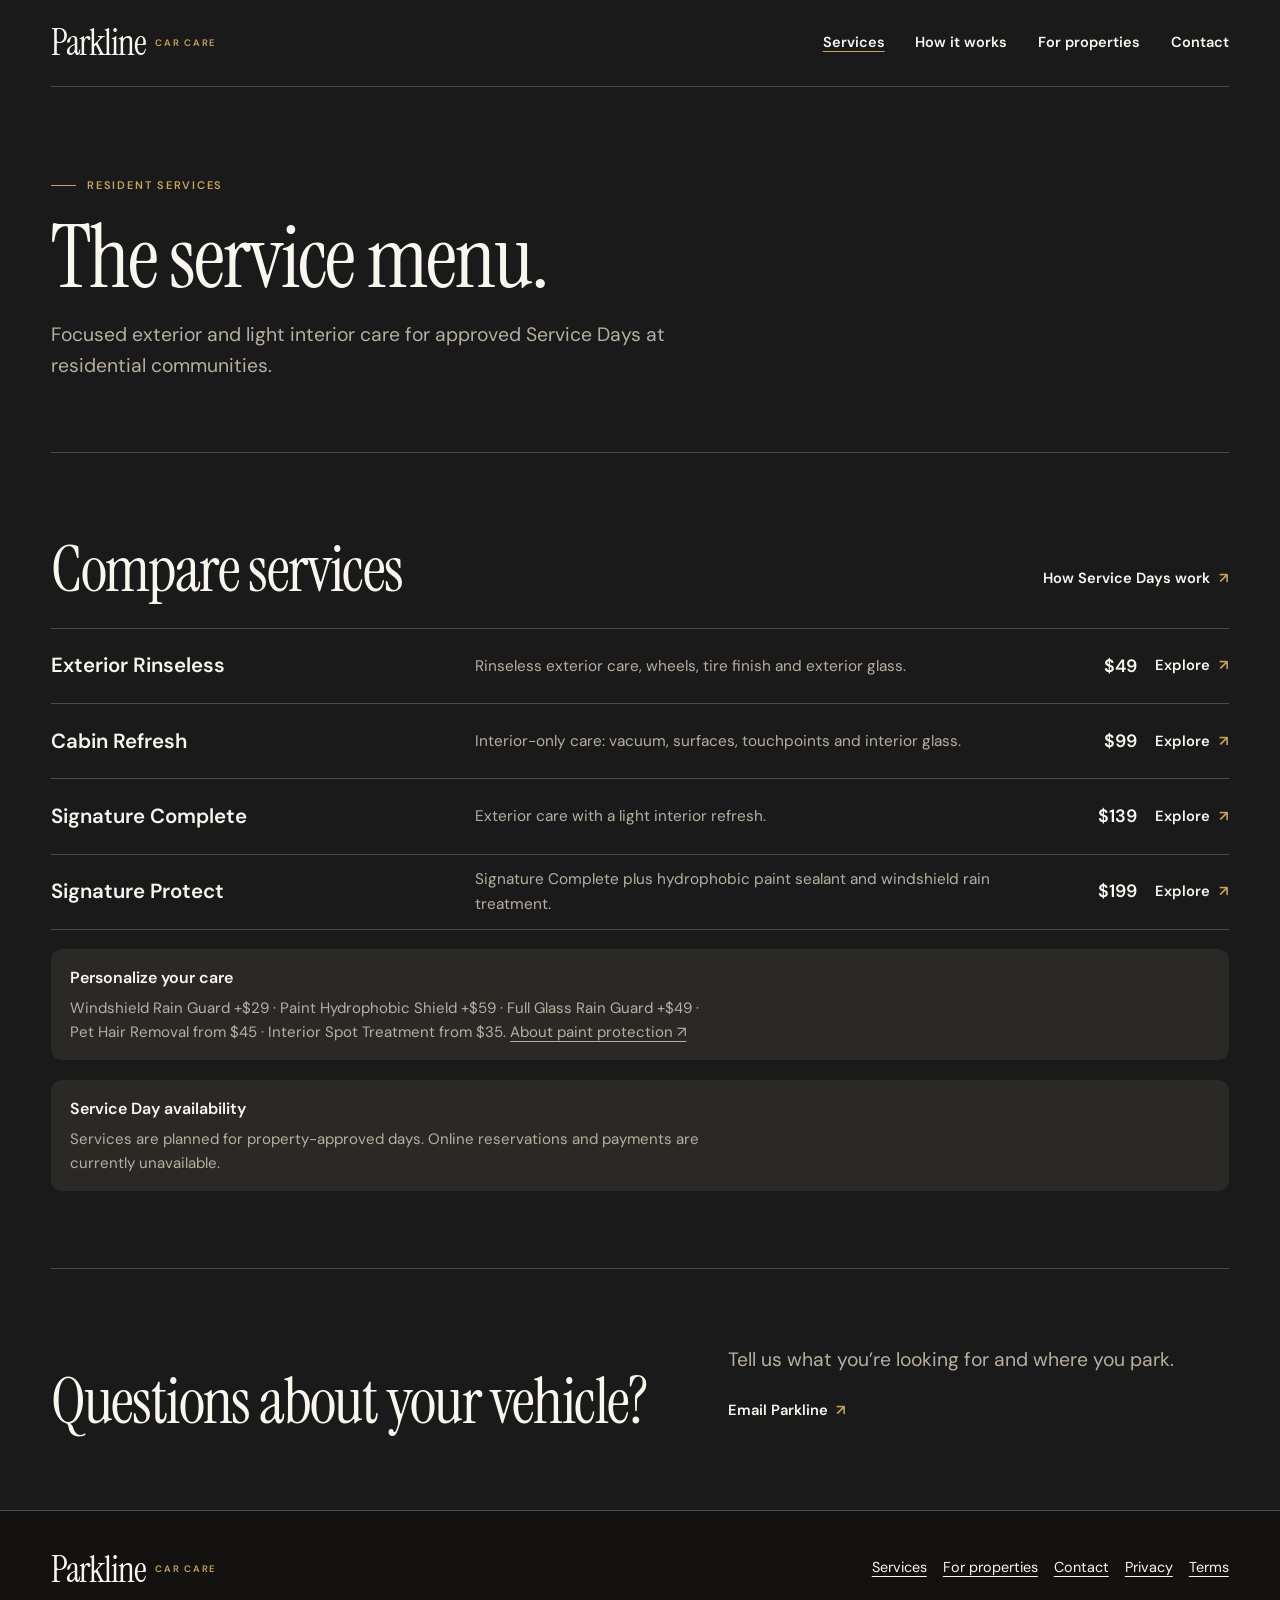
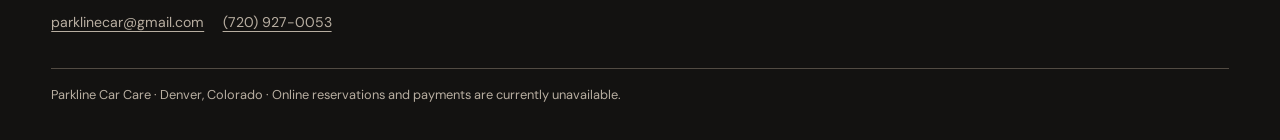
<file: services/index.html>
<!doctype html>
<html lang="en">
  <head>
    <meta charset="utf-8" />
    <meta name="viewport" content="width=device-width, initial-scale=1" />
    <meta name="color-scheme" content="dark" />
    <meta name="theme-color" content="#1a1a1a" />
    <meta name="robots" content="index, follow" />
    <meta
      name="description"
      content="Explore Exterior Rinseless, Cabin Refresh, Signature Complete and Signature Protect."
    />
    <meta property="og:title" content="Services | Parkline Car Care" />
    <meta
      property="og:description"
      content="Explore Exterior Rinseless, Cabin Refresh, Signature Complete and Signature Protect."
    />
    <meta property="og:type" content="website" />
    <title>Services | Parkline Car Care</title>
    <link rel="icon" type="image/png" href="../assets/icon.png" />
    <link
      rel="preload"
      as="font"
      type="font/woff2"
      href="../assets/instrument-serif.woff2"
      crossorigin
    />
    <link rel="stylesheet" href="../assets/site.css" />
    <script src="../assets/site.js" defer></script>
  </head>
  <body>
    <a class="skip" href="#main">Skip to content</a>
    <header class="site-header">
      <div class="container topline">
        <a class="wordmark" href="../index.html">
          <span class="wordmark__name">Parkline</span>
          <span class="wordmark__type">Car Care</span>
        </a>
        <nav class="desktop-nav" aria-label="Main navigation">
          <a href="../services/index.html" aria-current="page">Services</a>
          <a href="../how-it-works/index.html">How it works</a>
          <a href="../properties/index.html">For properties</a>
          <a href="../contact/index.html">Contact</a>
        </nav>
        <details class="mobile-menu">
          <summary>
            <span class="menu-open-label">Menu</span>
            <span class="menu-close-label">Close</span>
            <span class="menu-mark" aria-hidden="true">≡</span>
          </summary>
          <nav class="mobile-links" aria-label="Mobile navigation">
            <a href="../services/index.html" aria-current="page"
              >Services <span aria-hidden="true">↗</span></a
            >
            <a href="../how-it-works/index.html"
              >How it works <span aria-hidden="true">↗</span></a
            >
            <a href="../properties/index.html"
              >For properties <span aria-hidden="true">↗</span></a
            >
            <a href="../contact/index.html"
              >Contact <span aria-hidden="true">↗</span></a
            >
          </nav>
        </details>
      </div>
    </header>
    <main id="main" tabindex="-1">
      <section class="container">
        <div class="page-head">
          <p class="eyebrow">Resident services</p>
          <h1>The service menu.</h1>
          <p class="lede">
            Focused exterior and light interior care for approved Service Days
            at residential communities.
          </p>
        </div>
      </section>
      <section
        class="container section--compact section--line"
        aria-labelledby="service-list-title"
      >
        <div class="section-head">
          <h2 id="service-list-title">Compare services</h2>
          <a class="inline-action" href="../how-it-works/index.html"
            >How Service Days work <span aria-hidden="true">↗</span></a
          >
        </div>
        <ul class="rows">
          <li class="service-row">
            <h3>Exterior Rinseless</h3>
            <p>
              Rinseless exterior care, wheels, tire finish and exterior glass.
            </p>
            <strong class="service-price">$49</strong>
            <a
              class="inline-action"
              href="../services/exterior-rinseless/index.html"
              aria-label="Explore Exterior Rinseless"
              >Explore <span aria-hidden="true">↗</span></a
            >
          </li>
          <li class="service-row">
            <h3>Cabin Refresh</h3>
            <p>Interior-only care: vacuum, surfaces, touchpoints and interior glass.</p>
            <strong class="service-price">$99</strong>
            <a
              class="inline-action"
              href="../services/cabin-refresh/index.html"
              aria-label="Explore Cabin Refresh"
              >Explore <span aria-hidden="true">↗</span></a
            >
          </li>
          <li class="service-row">
            <h3>Signature Complete</h3>
            <p>Exterior care with a light interior refresh.</p>
            <strong class="service-price">$139</strong>
            <a
              class="inline-action"
              href="../services/signature-complete/index.html"
              aria-label="Explore Signature Complete"
              >Explore <span aria-hidden="true">↗</span></a
            >
          </li>
          <li class="service-row">
            <h3>Signature Protect</h3>
            <p>Signature Complete plus hydrophobic paint sealant and windshield rain treatment.</p>
            <strong class="service-price">$199</strong>
            <a
              class="inline-action"
              href="../services/signature-protect/index.html"
              aria-label="Explore Signature Protect"
              >Explore <span aria-hidden="true">↗</span></a
            >
          </li>
        </ul>
        <aside class="notice catalog-note">
          <strong>Personalize your care</strong>
          <p>
            Windshield Rain Guard +$29 · Paint Hydrophobic Shield +$59 · Full
            Glass Rain Guard +$49 · Pet Hair Removal from $45 · Interior Spot
            Treatment from $35.
            <a href="../services/hydrophobic-protect/index.html">About paint protection <span aria-hidden="true">↗</span></a>
          </p>
        </aside>
        <aside class="notice catalog-note">
          <strong>Service Day availability</strong>
          <p>
            Services are planned for property-approved days. Online reservations
            and payments are currently unavailable.
          </p>
        </aside>
      </section>
      <section class="container section--compact callout section--line">
        <h2>Questions about your vehicle?</h2>
        <div class="callout__copy">
          <p class="lede">
            Tell us what you’re looking for and where you park.
          </p>
          <a
            class="inline-action"
            href="mailto:parklinecar@gmail.com?subject=Parkline%20resident%20service%20question"
            >Email Parkline <span aria-hidden="true">↗</span></a
          >
        </div>
      </section>
    </main>
    <footer class="site-footer">
      <div class="container footer-inner">
        <div>
          <a class="wordmark" href="../index.html">
            <span class="wordmark__name">Parkline</span>
            <span class="wordmark__type">Car Care</span>
          </a>
          <p class="footer-contact">
            <a href="mailto:parklinecar@gmail.com">parklinecar@gmail.com</a>
            <a href="tel:+17209270053">(720) 927-0053</a>
          </p>
        </div>
        <nav class="footer-nav" aria-label="Footer navigation">
          <a href="../services/index.html">Services</a>
          <a href="../properties/index.html">For properties</a>
          <a href="../contact/index.html">Contact</a>
          <a href="../privacy/index.html">Privacy</a>
          <a href="../terms/index.html">Terms</a>
        </nav>
        <p class="footer-note">
          Parkline Car Care · Denver, Colorado · Online reservations and
          payments are currently unavailable.
        </p>
      </div>
    </footer>
  </body>
</html>
</file>
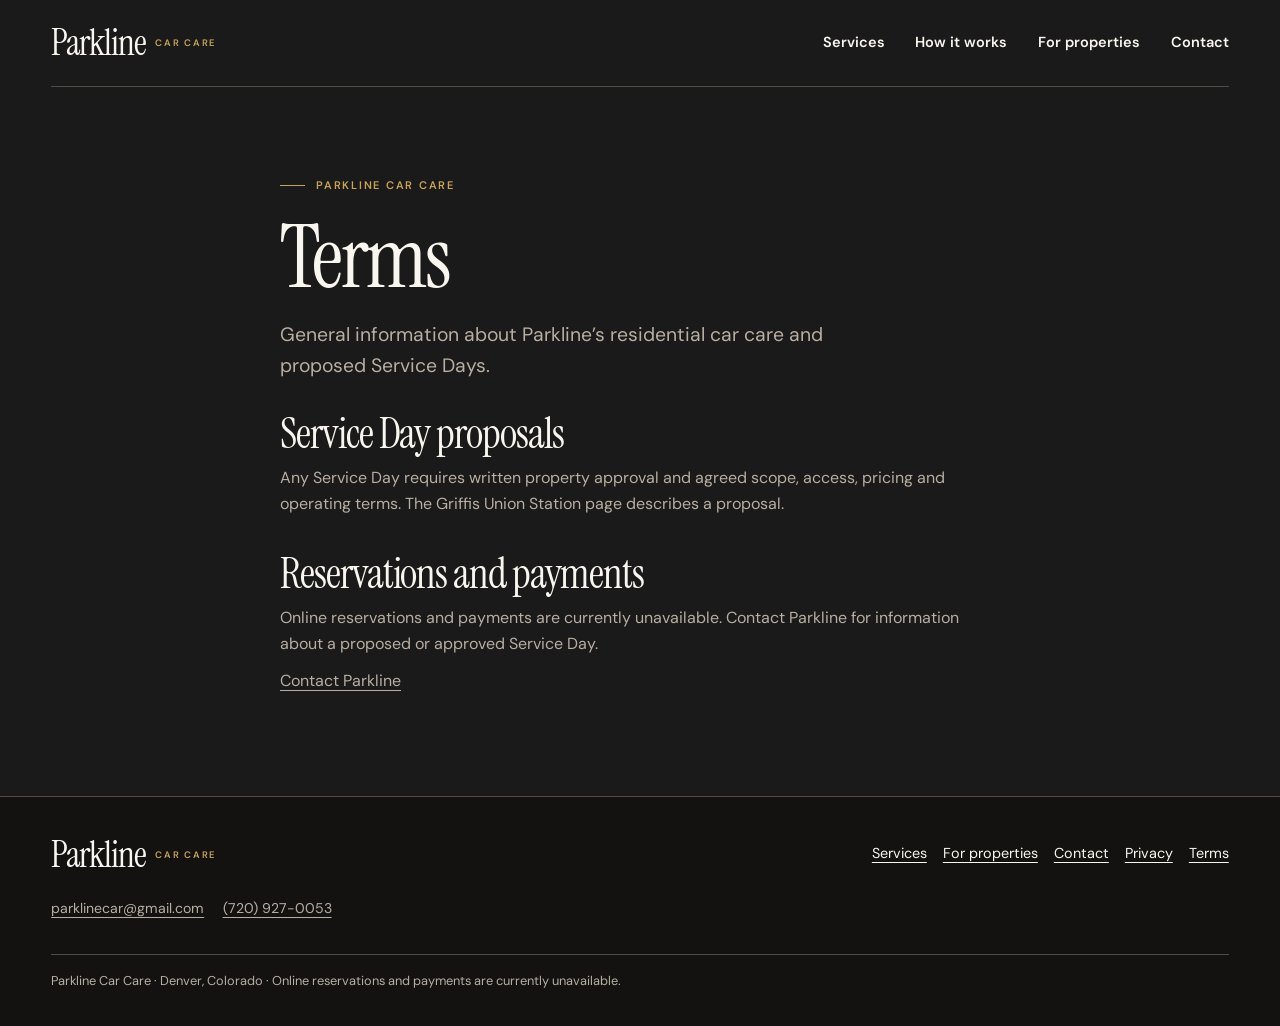
<file: terms/index.html>
<!doctype html>
<html lang="en">
  <head>
    <meta charset="utf-8" />
    <meta name="viewport" content="width=device-width, initial-scale=1" />
    <meta name="color-scheme" content="dark" />
    <meta name="theme-color" content="#1a1a1a" />
    <meta name="robots" content="index, follow" />
    <meta
      name="description"
      content="Service Day proposal and informational website terms."
    />
    <meta property="og:title" content="Terms | Parkline Car Care" />
    <meta
      property="og:description"
      content="Service Day proposal and informational website terms."
    />
    <meta property="og:type" content="website" />
    <title>Terms | Parkline Car Care</title>
    <link rel="icon" type="image/png" href="../assets/icon.png" />
    <link
      rel="preload"
      as="font"
      type="font/woff2"
      href="../assets/instrument-serif.woff2"
      crossorigin
    />
    <link rel="stylesheet" href="../assets/site.css" />
    <script src="../assets/site.js" defer></script>
  </head>
  <body>
    <a class="skip" href="#main">Skip to content</a>
    <header class="site-header">
      <div class="container topline">
        <a class="wordmark" href="../index.html">
          <span class="wordmark__name">Parkline</span>
          <span class="wordmark__type">Car Care</span>
        </a>
        <nav class="desktop-nav" aria-label="Main navigation">
          <a href="../services/index.html">Services</a>
          <a href="../how-it-works/index.html">How it works</a>
          <a href="../properties/index.html">For properties</a>
          <a href="../contact/index.html">Contact</a>
        </nav>
        <details class="mobile-menu">
          <summary>
            <span class="menu-open-label">Menu</span>
            <span class="menu-close-label">Close</span>
            <span class="menu-mark" aria-hidden="true">≡</span>
          </summary>
          <nav class="mobile-links" aria-label="Mobile navigation">
            <a href="../services/index.html"
              >Services <span aria-hidden="true">↗</span></a
            >
            <a href="../how-it-works/index.html"
              >How it works <span aria-hidden="true">↗</span></a
            >
            <a href="../properties/index.html"
              >For properties <span aria-hidden="true">↗</span></a
            >
            <a href="../contact/index.html"
              >Contact <span aria-hidden="true">↗</span></a
            >
          </nav>
        </details>
      </div>
    </header>
    <main id="main" tabindex="-1">
      <article class="container article">
        <div class="page-head">
          <p class="eyebrow">Parkline Car Care</p>
          <h1>Terms</h1>
          <p class="lede">
            General information about Parkline’s residential car care and
            proposed Service Days.
          </p>
        </div>
        <section>
          <h2>Service Day proposals</h2>
          <p>
            Any Service Day requires written property approval and agreed scope,
            access, pricing and operating terms. The Griffis Union Station page
            describes a proposal.
          </p>
        </section>
        <section>
          <h2>Reservations and payments</h2>
          <p>
            Online reservations and payments are currently unavailable. Contact
            Parkline for information about a proposed or approved Service Day.
          </p>
          <p><a href="../contact/index.html">Contact Parkline</a></p>
        </section>
      </article>
    </main>
    <footer class="site-footer">
      <div class="container footer-inner">
        <div>
          <a class="wordmark" href="../index.html">
            <span class="wordmark__name">Parkline</span>
            <span class="wordmark__type">Car Care</span>
          </a>
          <p class="footer-contact">
            <a href="mailto:parklinecar@gmail.com">parklinecar@gmail.com</a>
            <a href="tel:+17209270053">(720) 927-0053</a>
          </p>
        </div>
        <nav class="footer-nav" aria-label="Footer navigation">
          <a href="../services/index.html">Services</a>
          <a href="../properties/index.html">For properties</a>
          <a href="../contact/index.html">Contact</a>
          <a href="../privacy/index.html">Privacy</a>
          <a href="../terms/index.html">Terms</a>
        </nav>
        <p class="footer-note">
          Parkline Car Care · Denver, Colorado · Online reservations and
          payments are currently unavailable.
        </p>
      </div>
    </footer>
  </body>
</html>
</file>
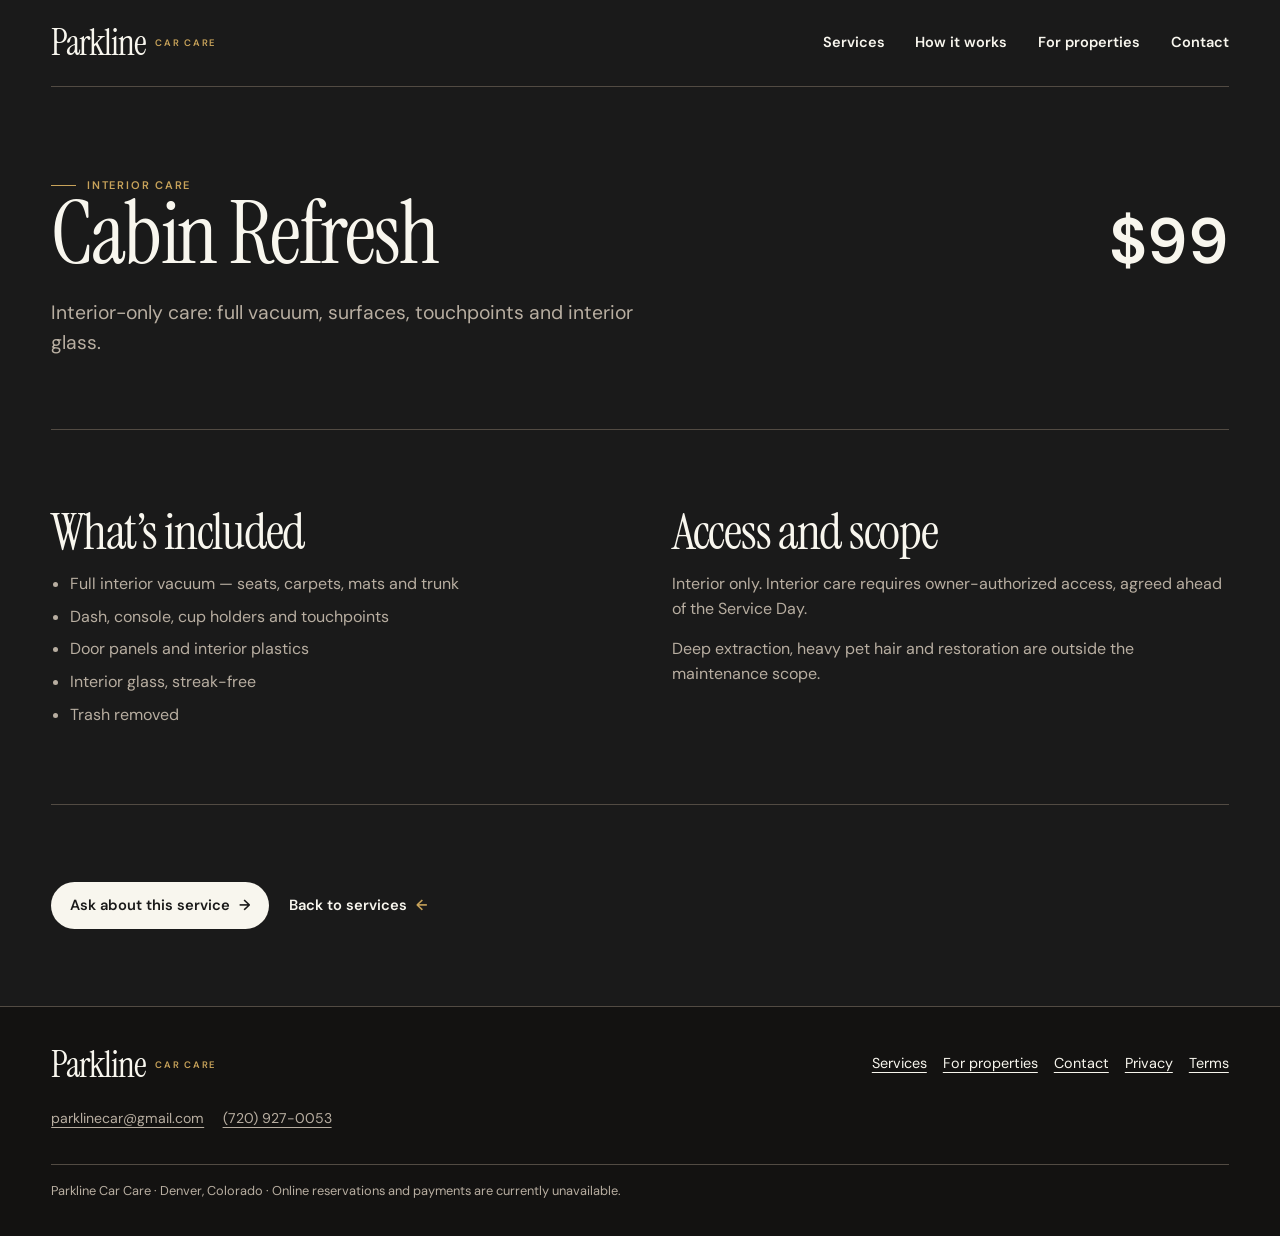
<file: services/cabin-refresh/index.html>
<!doctype html>
<html lang="en">
  <head>
    <meta charset="utf-8" />
    <meta name="viewport" content="width=device-width, initial-scale=1" />
    <meta name="color-scheme" content="dark" />
    <meta name="theme-color" content="#1a1a1a" />
    <meta name="robots" content="index, follow" />
    <meta
      name="description"
      content="Interior-only care: full vacuum, surfaces, touchpoints and interior glass."
    />
    <meta
      property="og:title"
      content="Cabin Refresh | Parkline Car Care"
    />
    <meta
      property="og:description"
      content="Interior-only care: full vacuum, surfaces, touchpoints and interior glass."
    />
    <meta property="og:type" content="website" />
    <title>Cabin Refresh | Parkline Car Care</title>
    <link rel="icon" type="image/png" href="../../assets/icon.png" />
    <link
      rel="preload"
      as="font"
      type="font/woff2"
      href="../../assets/instrument-serif.woff2"
      crossorigin
    />
    <link rel="stylesheet" href="../../assets/site.css" />
    <script src="../../assets/site.js" defer></script>
  </head>
  <body>
    <a class="skip" href="#main">Skip to content</a>
    <header class="site-header">
      <div class="container topline">
        <a class="wordmark" href="../../index.html">
          <span class="wordmark__name">Parkline</span>
          <span class="wordmark__type">Car Care</span>
        </a>
        <nav class="desktop-nav" aria-label="Main navigation">
          <a href="../../services/index.html">Services</a>
          <a href="../../how-it-works/index.html">How it works</a>
          <a href="../../properties/index.html">For properties</a>
          <a href="../../contact/index.html">Contact</a>
        </nav>
        <details class="mobile-menu">
          <summary>
            <span class="menu-open-label">Menu</span>
            <span class="menu-close-label">Close</span>
            <span class="menu-mark" aria-hidden="true">≡</span>
          </summary>
          <nav class="mobile-links" aria-label="Mobile navigation">
            <a href="../../services/index.html"
              >Services <span aria-hidden="true">↗</span></a
            >
            <a href="../../how-it-works/index.html"
              >How it works <span aria-hidden="true">↗</span></a
            >
            <a href="../../properties/index.html"
              >For properties <span aria-hidden="true">↗</span></a
            >
            <a href="../../contact/index.html"
              >Contact <span aria-hidden="true">↗</span></a
            >
          </nav>
        </details>
      </div>
    </header>
    <main id="main" tabindex="-1">
      <section class="container page-head service-detail">
        <div>
          <p class="eyebrow">Interior care</p>
          <h1>Cabin Refresh</h1>
        </div>
        <strong class="detail-price">$99</strong>
        <p class="lede">
          Interior-only care: full vacuum, surfaces, touchpoints and interior glass.
        </p>
      </section>
      <section class="container section--compact section--line columns">
        <div>
          <h2>What’s included</h2>
          <ul class="scope-list">
            <li>Full interior vacuum — seats, carpets, mats and trunk</li>
            <li>Dash, console, cup holders and touchpoints</li>
            <li>Door panels and interior plastics</li>
            <li>Interior glass, streak-free</li>
            <li>Trash removed</li>
          </ul>
        </div>
        <div>
          <h2>Access and scope</h2>
          <p>
            Interior only. Interior care requires owner-authorized access, agreed ahead of the Service Day.
          </p>
          <p>
            Deep extraction, heavy pet hair and restoration are outside the maintenance scope.
          </p>
        </div>
      </section>
      <section class="container section--compact section--line">
        <div class="actions">
          <a
            class="button"
            href="mailto:parklinecar@gmail.com?subject=Parkline%20%7C%20Cabin%20Refresh"
            >Ask about this service <span aria-hidden="true">→</span></a
          >
          <a class="inline-action" href="../../services/index.html"
            >Back to services <span aria-hidden="true">←</span></a
          >
        </div>
      </section>
    </main>
    <footer class="site-footer">
      <div class="container footer-inner">
        <div>
          <a class="wordmark" href="../../index.html">
            <span class="wordmark__name">Parkline</span>
            <span class="wordmark__type">Car Care</span>
          </a>
          <p class="footer-contact">
            <a href="mailto:parklinecar@gmail.com">parklinecar@gmail.com</a>
            <a href="tel:+17209270053">(720) 927-0053</a>
          </p>
        </div>
        <nav class="footer-nav" aria-label="Footer navigation">
          <a href="../../services/index.html">Services</a>
          <a href="../../properties/index.html">For properties</a>
          <a href="../../contact/index.html">Contact</a>
          <a href="../../privacy/index.html">Privacy</a>
          <a href="../../terms/index.html">Terms</a>
        </nav>
        <p class="footer-note">
          Parkline Car Care · Denver, Colorado · Online reservations and
          payments are currently unavailable.
        </p>
      </div>
    </footer>
  </body>
</html>
</file>
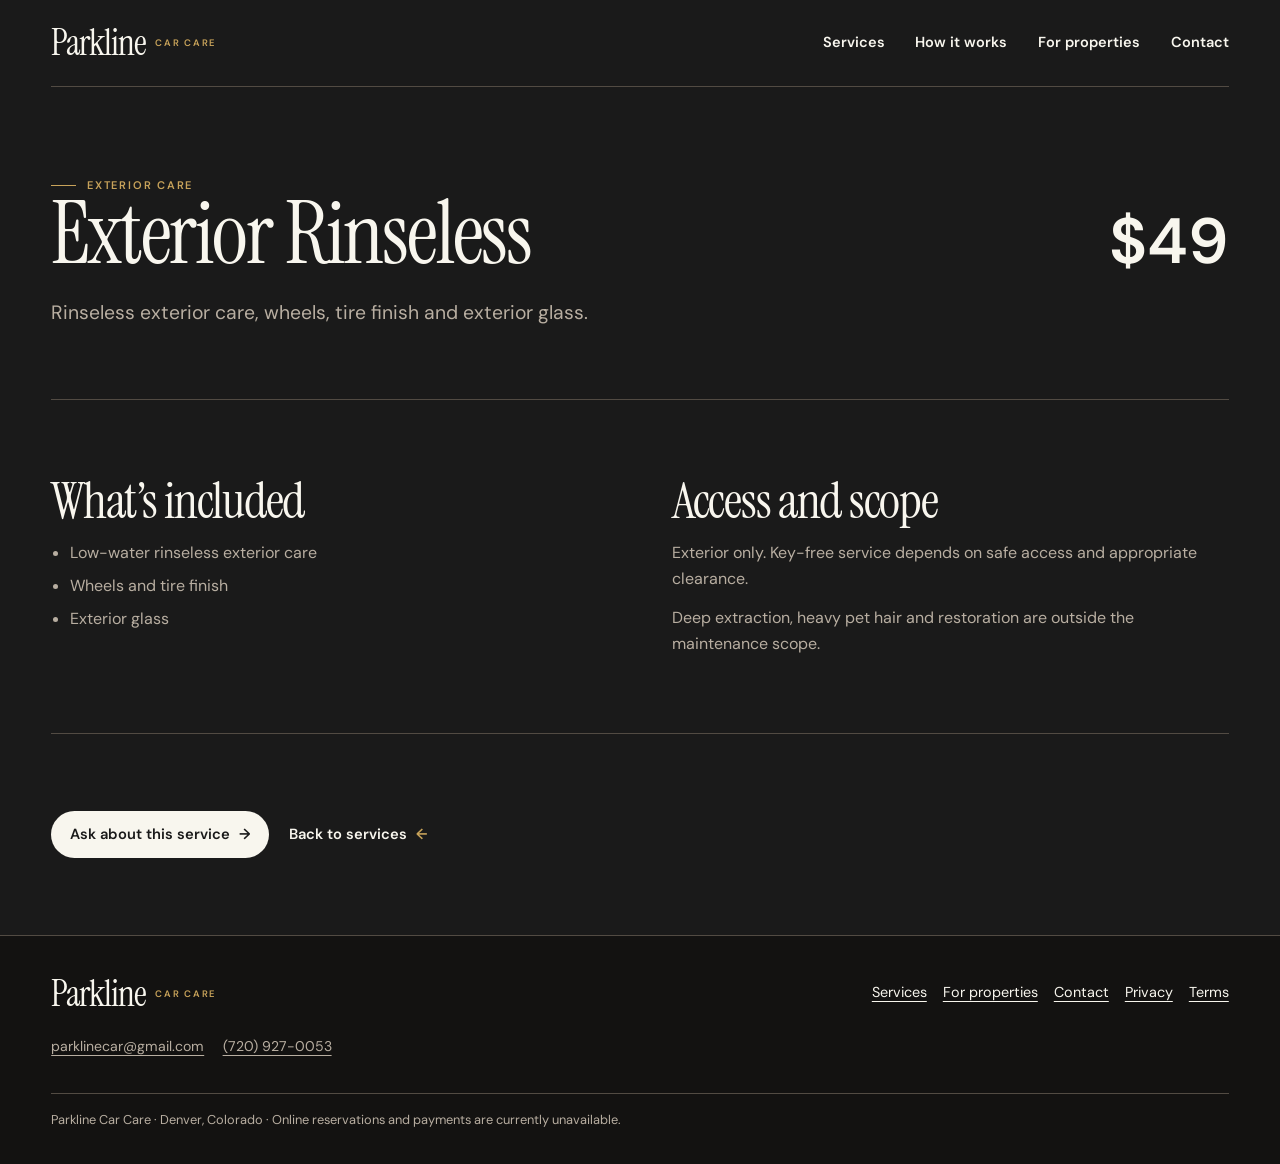
<file: services/exterior-rinseless/index.html>
<!doctype html>
<html lang="en">
  <head>
    <meta charset="utf-8" />
    <meta name="viewport" content="width=device-width, initial-scale=1" />
    <meta name="color-scheme" content="dark" />
    <meta name="theme-color" content="#1a1a1a" />
    <meta name="robots" content="index, follow" />
    <meta
      name="description"
      content="Rinseless exterior care, wheels, tire finish and exterior glass."
    />
    <meta
      property="og:title"
      content="Exterior Rinseless | Parkline Car Care"
    />
    <meta
      property="og:description"
      content="Rinseless exterior care, wheels, tire finish and exterior glass."
    />
    <meta property="og:type" content="website" />
    <title>Exterior Rinseless | Parkline Car Care</title>
    <link rel="icon" type="image/png" href="../../assets/icon.png" />
    <link
      rel="preload"
      as="font"
      type="font/woff2"
      href="../../assets/instrument-serif.woff2"
      crossorigin
    />
    <link rel="stylesheet" href="../../assets/site.css" />
    <script src="../../assets/site.js" defer></script>
  </head>
  <body>
    <a class="skip" href="#main">Skip to content</a>
    <header class="site-header">
      <div class="container topline">
        <a class="wordmark" href="../../index.html">
          <span class="wordmark__name">Parkline</span>
          <span class="wordmark__type">Car Care</span>
        </a>
        <nav class="desktop-nav" aria-label="Main navigation">
          <a href="../../services/index.html">Services</a>
          <a href="../../how-it-works/index.html">How it works</a>
          <a href="../../properties/index.html">For properties</a>
          <a href="../../contact/index.html">Contact</a>
        </nav>
        <details class="mobile-menu">
          <summary>
            <span class="menu-open-label">Menu</span>
            <span class="menu-close-label">Close</span>
            <span class="menu-mark" aria-hidden="true">≡</span>
          </summary>
          <nav class="mobile-links" aria-label="Mobile navigation">
            <a href="../../services/index.html"
              >Services <span aria-hidden="true">↗</span></a
            >
            <a href="../../how-it-works/index.html"
              >How it works <span aria-hidden="true">↗</span></a
            >
            <a href="../../properties/index.html"
              >For properties <span aria-hidden="true">↗</span></a
            >
            <a href="../../contact/index.html"
              >Contact <span aria-hidden="true">↗</span></a
            >
          </nav>
        </details>
      </div>
    </header>
    <main id="main" tabindex="-1">
      <section class="container page-head service-detail">
        <div>
          <p class="eyebrow">Exterior care</p>
          <h1>Exterior Rinseless</h1>
        </div>
        <strong class="detail-price">$49</strong>
        <p class="lede">
          Rinseless exterior care, wheels, tire finish and exterior glass.
        </p>
      </section>
      <section class="container section--compact section--line columns">
        <div>
          <h2>What’s included</h2>
          <ul class="scope-list">
            <li>Low-water rinseless exterior care</li>
            <li>Wheels and tire finish</li>
            <li>Exterior glass</li>
          </ul>
        </div>
        <div>
          <h2>Access and scope</h2>
          <p>
            Exterior only. Key-free service depends on safe access and
            appropriate clearance.
          </p>
          <p>
            Deep extraction, heavy pet hair and restoration are outside the
            maintenance scope.
          </p>
        </div>
      </section>
      <section class="container section--compact section--line">
        <div class="actions">
          <a
            class="button"
            href="mailto:parklinecar@gmail.com?subject=Parkline%20%7C%20Exterior%20Rinseless"
            >Ask about this service <span aria-hidden="true">→</span></a
          >
          <a class="inline-action" href="../../services/index.html"
            >Back to services <span aria-hidden="true">←</span></a
          >
        </div>
      </section>
    </main>
    <footer class="site-footer">
      <div class="container footer-inner">
        <div>
          <a class="wordmark" href="../../index.html">
            <span class="wordmark__name">Parkline</span>
            <span class="wordmark__type">Car Care</span>
          </a>
          <p class="footer-contact">
            <a href="mailto:parklinecar@gmail.com">parklinecar@gmail.com</a>
            <a href="tel:+17209270053">(720) 927-0053</a>
          </p>
        </div>
        <nav class="footer-nav" aria-label="Footer navigation">
          <a href="../../services/index.html">Services</a>
          <a href="../../properties/index.html">For properties</a>
          <a href="../../contact/index.html">Contact</a>
          <a href="../../privacy/index.html">Privacy</a>
          <a href="../../terms/index.html">Terms</a>
        </nav>
        <p class="footer-note">
          Parkline Car Care · Denver, Colorado · Online reservations and
          payments are currently unavailable.
        </p>
      </div>
    </footer>
  </body>
</html>
</file>
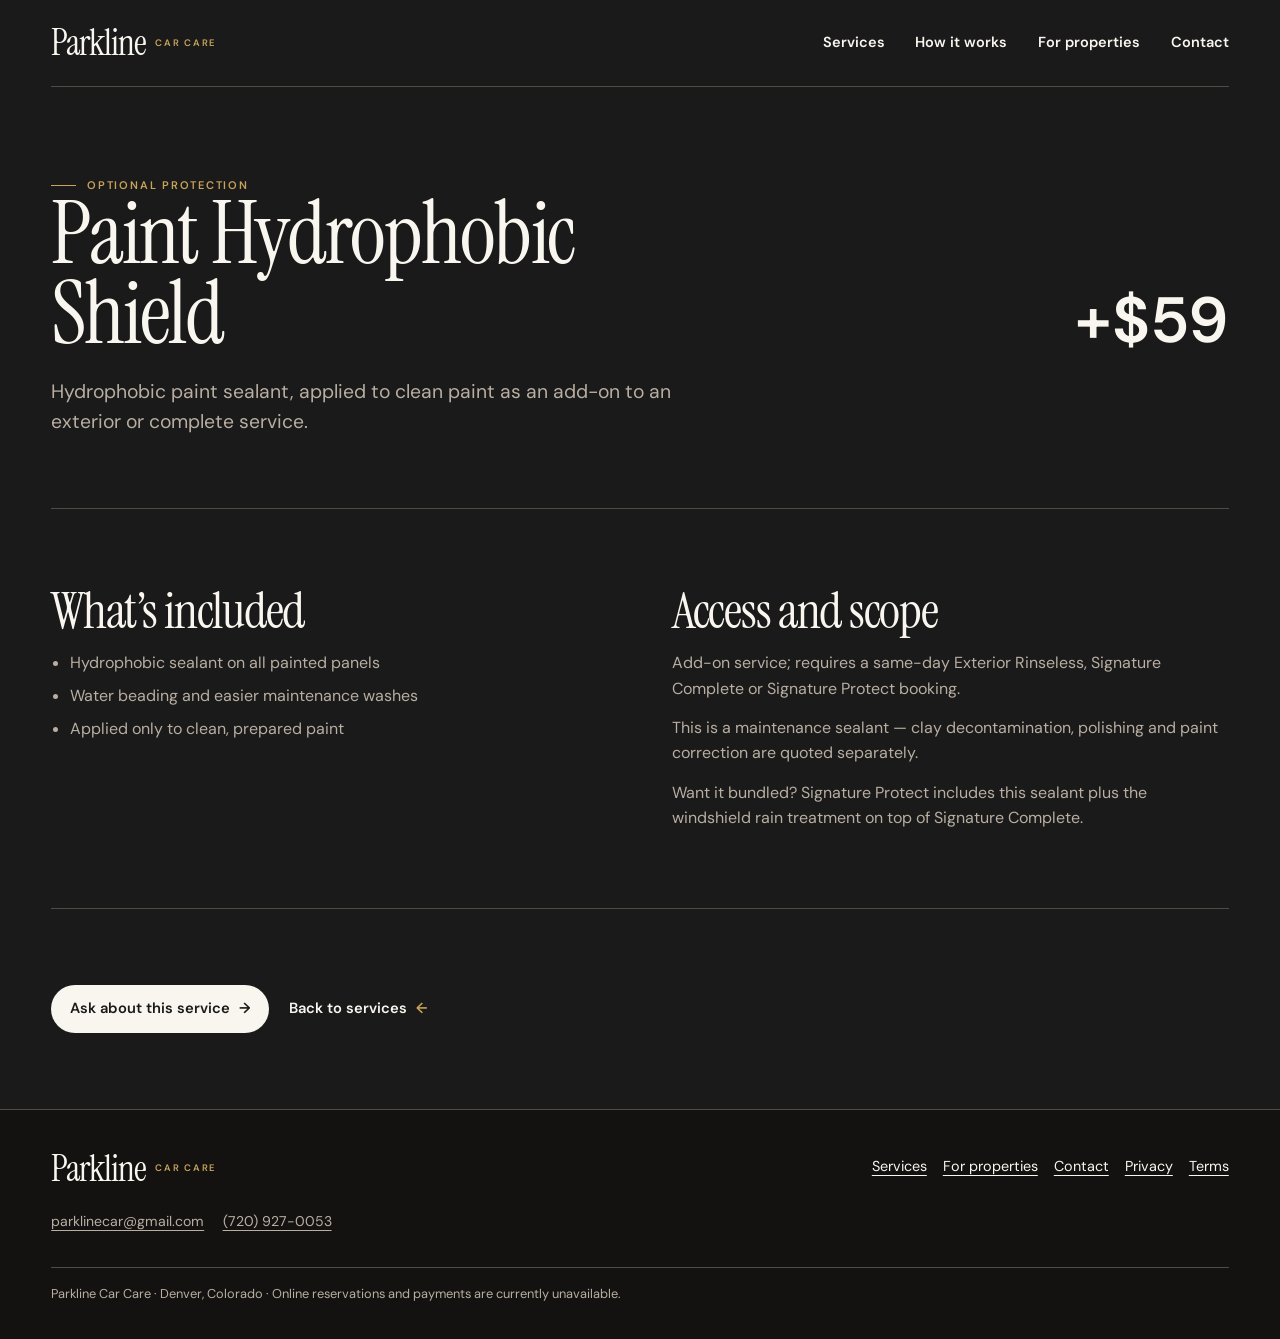
<file: services/hydrophobic-protect/index.html>
<!doctype html>
<html lang="en">
  <head>
    <meta charset="utf-8" />
    <meta name="viewport" content="width=device-width, initial-scale=1" />
    <meta name="color-scheme" content="dark" />
    <meta name="theme-color" content="#1a1a1a" />
    <meta name="robots" content="index, follow" />
    <meta
      name="description"
      content="Hydrophobic paint sealant, applied to clean paint as an add-on to an exterior or complete service."
    />
    <meta
      property="og:title"
      content="Paint Hydrophobic Shield | Parkline Car Care"
    />
    <meta
      property="og:description"
      content="Hydrophobic paint sealant, applied to clean paint as an add-on to an exterior or complete service."
    />
    <meta property="og:type" content="website" />
    <title>Paint Hydrophobic Shield | Parkline Car Care</title>
    <link rel="icon" type="image/png" href="../../assets/icon.png" />
    <link
      rel="preload"
      as="font"
      type="font/woff2"
      href="../../assets/instrument-serif.woff2"
      crossorigin
    />
    <link rel="stylesheet" href="../../assets/site.css" />
    <script src="../../assets/site.js" defer></script>
  </head>
  <body>
    <a class="skip" href="#main">Skip to content</a>
    <header class="site-header">
      <div class="container topline">
        <a class="wordmark" href="../../index.html">
          <span class="wordmark__name">Parkline</span>
          <span class="wordmark__type">Car Care</span>
        </a>
        <nav class="desktop-nav" aria-label="Main navigation">
          <a href="../../services/index.html">Services</a>
          <a href="../../how-it-works/index.html">How it works</a>
          <a href="../../properties/index.html">For properties</a>
          <a href="../../contact/index.html">Contact</a>
        </nav>
        <details class="mobile-menu">
          <summary>
            <span class="menu-open-label">Menu</span>
            <span class="menu-close-label">Close</span>
            <span class="menu-mark" aria-hidden="true">≡</span>
          </summary>
          <nav class="mobile-links" aria-label="Mobile navigation">
            <a href="../../services/index.html"
              >Services <span aria-hidden="true">↗</span></a
            >
            <a href="../../how-it-works/index.html"
              >How it works <span aria-hidden="true">↗</span></a
            >
            <a href="../../properties/index.html"
              >For properties <span aria-hidden="true">↗</span></a
            >
            <a href="../../contact/index.html"
              >Contact <span aria-hidden="true">↗</span></a
            >
          </nav>
        </details>
      </div>
    </header>
    <main id="main" tabindex="-1">
      <section class="container page-head service-detail">
        <div>
          <p class="eyebrow">Optional protection</p>
          <h1>Paint Hydrophobic Shield</h1>
        </div>
        <strong class="detail-price">+$59</strong>
        <p class="lede">
          Hydrophobic paint sealant, applied to clean paint as an add-on to an exterior or complete service.
        </p>
      </section>
      <section class="container section--compact section--line columns">
        <div>
          <h2>What’s included</h2>
          <ul class="scope-list">
            <li>Hydrophobic sealant on all painted panels</li>
            <li>Water beading and easier maintenance washes</li>
            <li>Applied only to clean, prepared paint</li>
          </ul>
        </div>
        <div>
          <h2>Access and scope</h2>
          <p>
            Add-on service; requires a same-day Exterior Rinseless, Signature Complete or Signature Protect booking.
          </p>
          <p>
            This is a maintenance sealant — clay decontamination, polishing and paint correction are quoted separately.</p>
          <p>
            Want it bundled? Signature Protect includes this sealant plus the
            windshield rain treatment on top of Signature Complete.
          </p>
        </div>
      </section>
      <section class="container section--compact section--line">
        <div class="actions">
          <a
            class="button"
            href="mailto:parklinecar@gmail.com?subject=Parkline%20%7C%20Paint%20Hydrophobic%20Shield"
            >Ask about this service <span aria-hidden="true">→</span></a
          >
          <a class="inline-action" href="../../services/index.html"
            >Back to services <span aria-hidden="true">←</span></a
          >
        </div>
      </section>
    </main>
    <footer class="site-footer">
      <div class="container footer-inner">
        <div>
          <a class="wordmark" href="../../index.html">
            <span class="wordmark__name">Parkline</span>
            <span class="wordmark__type">Car Care</span>
          </a>
          <p class="footer-contact">
            <a href="mailto:parklinecar@gmail.com">parklinecar@gmail.com</a>
            <a href="tel:+17209270053">(720) 927-0053</a>
          </p>
        </div>
        <nav class="footer-nav" aria-label="Footer navigation">
          <a href="../../services/index.html">Services</a>
          <a href="../../properties/index.html">For properties</a>
          <a href="../../contact/index.html">Contact</a>
          <a href="../../privacy/index.html">Privacy</a>
          <a href="../../terms/index.html">Terms</a>
        </nav>
        <p class="footer-note">
          Parkline Car Care · Denver, Colorado · Online reservations and
          payments are currently unavailable.
        </p>
      </div>
    </footer>
  </body>
</html>
</file>
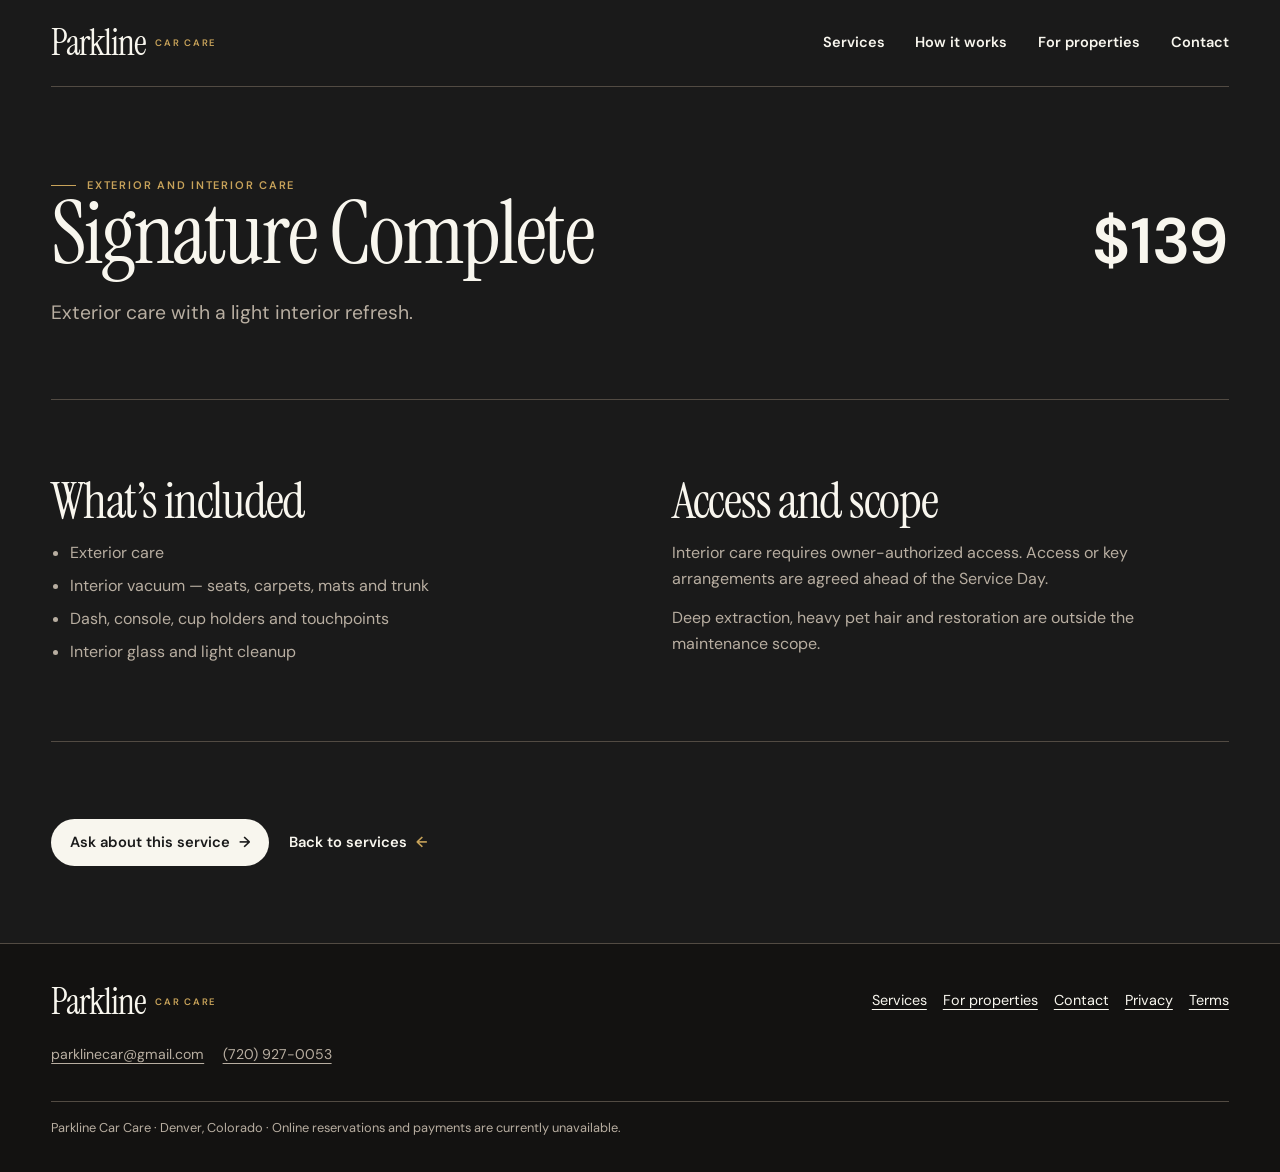
<file: services/signature-complete/index.html>
<!doctype html>
<html lang="en">
  <head>
    <meta charset="utf-8" />
    <meta name="viewport" content="width=device-width, initial-scale=1" />
    <meta name="color-scheme" content="dark" />
    <meta name="theme-color" content="#1a1a1a" />
    <meta name="robots" content="index, follow" />
    <meta
      name="description"
      content="Exterior care with a light interior refresh."
    />
    <meta
      property="og:title"
      content="Signature Complete | Parkline Car Care"
    />
    <meta
      property="og:description"
      content="Exterior care with a light interior refresh."
    />
    <meta property="og:type" content="website" />
    <title>Signature Complete | Parkline Car Care</title>
    <link rel="icon" type="image/png" href="../../assets/icon.png" />
    <link
      rel="preload"
      as="font"
      type="font/woff2"
      href="../../assets/instrument-serif.woff2"
      crossorigin
    />
    <link rel="stylesheet" href="../../assets/site.css" />
    <script src="../../assets/site.js" defer></script>
  </head>
  <body>
    <a class="skip" href="#main">Skip to content</a>
    <header class="site-header">
      <div class="container topline">
        <a class="wordmark" href="../../index.html">
          <span class="wordmark__name">Parkline</span>
          <span class="wordmark__type">Car Care</span>
        </a>
        <nav class="desktop-nav" aria-label="Main navigation">
          <a href="../../services/index.html">Services</a>
          <a href="../../how-it-works/index.html">How it works</a>
          <a href="../../properties/index.html">For properties</a>
          <a href="../../contact/index.html">Contact</a>
        </nav>
        <details class="mobile-menu">
          <summary>
            <span class="menu-open-label">Menu</span>
            <span class="menu-close-label">Close</span>
            <span class="menu-mark" aria-hidden="true">≡</span>
          </summary>
          <nav class="mobile-links" aria-label="Mobile navigation">
            <a href="../../services/index.html"
              >Services <span aria-hidden="true">↗</span></a
            >
            <a href="../../how-it-works/index.html"
              >How it works <span aria-hidden="true">↗</span></a
            >
            <a href="../../properties/index.html"
              >For properties <span aria-hidden="true">↗</span></a
            >
            <a href="../../contact/index.html"
              >Contact <span aria-hidden="true">↗</span></a
            >
          </nav>
        </details>
      </div>
    </header>
    <main id="main" tabindex="-1">
      <section class="container page-head service-detail">
        <div>
          <p class="eyebrow">Exterior and interior care</p>
          <h1>Signature Complete</h1>
        </div>
        <strong class="detail-price">$139</strong>
        <p class="lede">Exterior care with a light interior refresh.</p>
      </section>
      <section class="container section--compact section--line columns">
        <div>
          <h2>What’s included</h2>
          <ul class="scope-list">
            <li>Exterior care</li>
            <li>Interior vacuum — seats, carpets, mats and trunk</li>
            <li>Dash, console, cup holders and touchpoints</li>
            <li>Interior glass and light cleanup</li>
          </ul>
        </div>
        <div>
          <h2>Access and scope</h2>
          <p>
            Interior care requires owner-authorized access. Access or key
            arrangements are agreed ahead of the Service Day.
          </p>
          <p>
            Deep extraction, heavy pet hair and restoration are outside the
            maintenance scope.
          </p>
        </div>
      </section>
      <section class="container section--compact section--line">
        <div class="actions">
          <a
            class="button"
            href="mailto:parklinecar@gmail.com?subject=Parkline%20%7C%20Signature%20Complete"
            >Ask about this service <span aria-hidden="true">→</span></a
          >
          <a class="inline-action" href="../../services/index.html"
            >Back to services <span aria-hidden="true">←</span></a
          >
        </div>
      </section>
    </main>
    <footer class="site-footer">
      <div class="container footer-inner">
        <div>
          <a class="wordmark" href="../../index.html">
            <span class="wordmark__name">Parkline</span>
            <span class="wordmark__type">Car Care</span>
          </a>
          <p class="footer-contact">
            <a href="mailto:parklinecar@gmail.com">parklinecar@gmail.com</a>
            <a href="tel:+17209270053">(720) 927-0053</a>
          </p>
        </div>
        <nav class="footer-nav" aria-label="Footer navigation">
          <a href="../../services/index.html">Services</a>
          <a href="../../properties/index.html">For properties</a>
          <a href="../../contact/index.html">Contact</a>
          <a href="../../privacy/index.html">Privacy</a>
          <a href="../../terms/index.html">Terms</a>
        </nav>
        <p class="footer-note">
          Parkline Car Care · Denver, Colorado · Online reservations and
          payments are currently unavailable.
        </p>
      </div>
    </footer>
  </body>
</html>
</file>
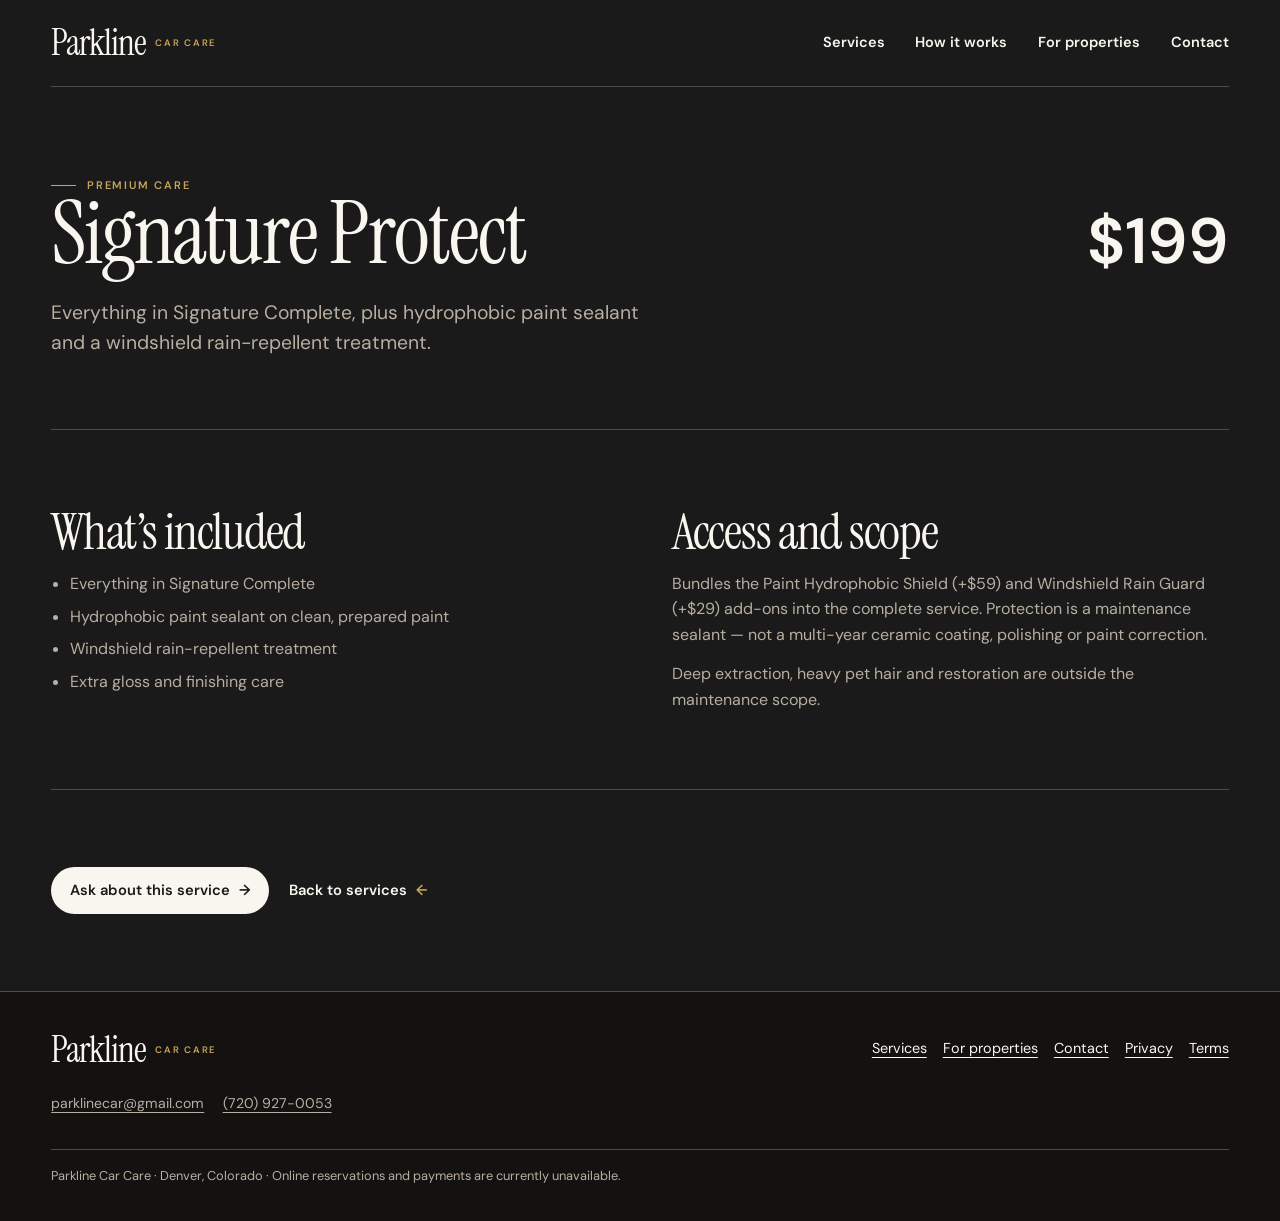
<file: services/signature-protect/index.html>
<!doctype html>
<html lang="en">
  <head>
    <meta charset="utf-8" />
    <meta name="viewport" content="width=device-width, initial-scale=1" />
    <meta name="color-scheme" content="dark" />
    <meta name="theme-color" content="#1a1a1a" />
    <meta name="robots" content="index, follow" />
    <meta
      name="description"
      content="Everything in Signature Complete, plus hydrophobic paint sealant and a windshield rain-repellent treatment."
    />
    <meta
      property="og:title"
      content="Signature Protect | Parkline Car Care"
    />
    <meta
      property="og:description"
      content="Everything in Signature Complete, plus hydrophobic paint sealant and a windshield rain-repellent treatment."
    />
    <meta property="og:type" content="website" />
    <title>Signature Protect | Parkline Car Care</title>
    <link rel="icon" type="image/png" href="../../assets/icon.png" />
    <link
      rel="preload"
      as="font"
      type="font/woff2"
      href="../../assets/instrument-serif.woff2"
      crossorigin
    />
    <link rel="stylesheet" href="../../assets/site.css" />
    <script src="../../assets/site.js" defer></script>
  </head>
  <body>
    <a class="skip" href="#main">Skip to content</a>
    <header class="site-header">
      <div class="container topline">
        <a class="wordmark" href="../../index.html">
          <span class="wordmark__name">Parkline</span>
          <span class="wordmark__type">Car Care</span>
        </a>
        <nav class="desktop-nav" aria-label="Main navigation">
          <a href="../../services/index.html">Services</a>
          <a href="../../how-it-works/index.html">How it works</a>
          <a href="../../properties/index.html">For properties</a>
          <a href="../../contact/index.html">Contact</a>
        </nav>
        <details class="mobile-menu">
          <summary>
            <span class="menu-open-label">Menu</span>
            <span class="menu-close-label">Close</span>
            <span class="menu-mark" aria-hidden="true">≡</span>
          </summary>
          <nav class="mobile-links" aria-label="Mobile navigation">
            <a href="../../services/index.html"
              >Services <span aria-hidden="true">↗</span></a
            >
            <a href="../../how-it-works/index.html"
              >How it works <span aria-hidden="true">↗</span></a
            >
            <a href="../../properties/index.html"
              >For properties <span aria-hidden="true">↗</span></a
            >
            <a href="../../contact/index.html"
              >Contact <span aria-hidden="true">↗</span></a
            >
          </nav>
        </details>
      </div>
    </header>
    <main id="main" tabindex="-1">
      <section class="container page-head service-detail">
        <div>
          <p class="eyebrow">Premium care</p>
          <h1>Signature Protect</h1>
        </div>
        <strong class="detail-price">$199</strong>
        <p class="lede">
          Everything in Signature Complete, plus hydrophobic paint sealant and a windshield rain-repellent treatment.
        </p>
      </section>
      <section class="container section--compact section--line columns">
        <div>
          <h2>What’s included</h2>
          <ul class="scope-list">
            <li>Everything in Signature Complete</li>
            <li>Hydrophobic paint sealant on clean, prepared paint</li>
            <li>Windshield rain-repellent treatment</li>
            <li>Extra gloss and finishing care</li>
          </ul>
        </div>
        <div>
          <h2>Access and scope</h2>
          <p>
            Bundles the Paint Hydrophobic Shield (+$59) and Windshield Rain Guard (+$29) add-ons into the complete service. Protection is a maintenance sealant — not a multi-year ceramic coating, polishing or paint correction.
          </p>
          <p>
            Deep extraction, heavy pet hair and restoration are outside the maintenance scope.
          </p>
        </div>
      </section>
      <section class="container section--compact section--line">
        <div class="actions">
          <a
            class="button"
            href="mailto:parklinecar@gmail.com?subject=Parkline%20%7C%20Signature%20Protect"
            >Ask about this service <span aria-hidden="true">→</span></a
          >
          <a class="inline-action" href="../../services/index.html"
            >Back to services <span aria-hidden="true">←</span></a
          >
        </div>
      </section>
    </main>
    <footer class="site-footer">
      <div class="container footer-inner">
        <div>
          <a class="wordmark" href="../../index.html">
            <span class="wordmark__name">Parkline</span>
            <span class="wordmark__type">Car Care</span>
          </a>
          <p class="footer-contact">
            <a href="mailto:parklinecar@gmail.com">parklinecar@gmail.com</a>
            <a href="tel:+17209270053">(720) 927-0053</a>
          </p>
        </div>
        <nav class="footer-nav" aria-label="Footer navigation">
          <a href="../../services/index.html">Services</a>
          <a href="../../properties/index.html">For properties</a>
          <a href="../../contact/index.html">Contact</a>
          <a href="../../privacy/index.html">Privacy</a>
          <a href="../../terms/index.html">Terms</a>
        </nav>
        <p class="footer-note">
          Parkline Car Care · Denver, Colorado · Online reservations and
          payments are currently unavailable.
        </p>
      </div>
    </footer>
  </body>
</html>
</file>
<file: assets/site.css>
@font-face {
  font-family: "Instrument Serif";
  src: url("instrument-serif.woff2") format("woff2");
  font-weight: 400;
  font-style: normal;
  font-display: swap;
}
@font-face {
  font-family: "DM Sans";
  src: url("dm-sans.woff2") format("woff2");
  font-weight: 400;
  font-style: normal;
  font-display: swap;
}
@font-face {
  font-family: "DM Sans";
  src: url("dm-sans-semibold.woff2") format("woff2");
  font-weight: 600;
  font-style: normal;
  font-display: swap;
}

:root {
  color-scheme: dark;
  --graphite: #1a1a1a;
  --deep: #131211;
  --lift: #2b2926;
  --ivory: #f8f6ee;
  --gold: #c8a35a;
  --taupe: #8a7f72;
  --muted: #b8aea1;
  --line: #524b43;
  --serif: "Instrument Serif", Georgia, serif;
  --sans: "DM Sans", sans-serif;
  --gutter: clamp(1.25rem, 4vw, 3.75rem);
  --shell: 81rem;
  --section: clamp(4.5rem, 8vw, 8rem);
}

*,
*::before,
*::after {
  box-sizing: border-box;
}
html {
  background: var(--graphite);
  scroll-padding-top: 1.5rem;
}
body {
  margin: 0;
  color: var(--ivory);
  font: 1rem/1.6 var(--sans);
  -webkit-font-smoothing: antialiased;
}
a {
  color: inherit;
  text-underline-offset: 0.28em;
}
a:hover {
  text-decoration-color: var(--gold);
}
:focus-visible {
  outline: 2px solid var(--gold);
  outline-offset: 5px;
}
button,
a,
summary {
  -webkit-tap-highlight-color: transparent;
}
figure,
h1,
h2,
h3,
p,
ul,
dl,
dd {
  margin: 0;
}
p {
  max-width: 65ch;
}
h1,
h2,
h3 {
  font-weight: 400;
}
h1,
h2 {
  font-family: var(--serif);
  letter-spacing: -0.025em;
}
h1 {
  font-size: clamp(3.4rem, 7vw, 7.55rem);
  line-height: 0.91;
}
h2 {
  font-size: clamp(2.6rem, 5vw, 5.3rem);
  line-height: 0.98;
}
h3 {
  line-height: 1.32;
}
img {
  display: block;
  width: 100%;
  height: auto;
}
ul {
  padding-inline-start: 1.2rem;
}
section[id] {
  scroll-margin-top: 1.5rem;
}

.container {
  width: min(calc(100% - 2 * var(--gutter)), var(--shell));
  margin-inline: auto;
}
.skip {
  position: fixed;
  inset: 1rem auto auto var(--gutter);
  z-index: 10;
  transform: translateY(-200%);
  background: var(--ivory);
  color: var(--graphite);
  padding: 0.65rem 1rem;
  border-radius: 0.5rem;
}
.skip:focus {
  transform: none;
}
.topline {
  display: flex;
  align-items: center;
  justify-content: space-between;
  gap: 1rem;
  min-height: 5.45rem;
  border-bottom: 1px solid var(--line);
}
.wordmark {
  display: inline-flex;
  align-items: center;
  gap: 0.62rem;
  min-height: 3rem;
  width: max-content;
  text-decoration: none;
}
.wordmark__name {
  font: 2.25rem/0.9 var(--serif);
  letter-spacing: -0.03em;
}
.wordmark__type {
  color: var(--gold);
  font-size: 0.59rem;
  letter-spacing: 0.18em;
  font-weight: 600;
  text-transform: uppercase;
  white-space: nowrap;
}
.desktop-nav {
  display: flex;
  align-items: center;
  gap: clamp(0.9rem, 2.4vw, 2rem);
  font-size: 0.91rem;
  font-weight: 600;
}
.desktop-nav a {
  min-height: 2.75rem;
  display: inline-flex;
  align-items: center;
  text-decoration: none;
  white-space: nowrap;
}
.desktop-nav a:hover,
.desktop-nav a[aria-current="page"] {
  text-decoration: underline;
  text-decoration-color: var(--gold);
}
.mobile-menu {
  display: none;
}
.mobile-menu summary {
  min-height: 2.75rem;
  list-style: none;
  cursor: pointer;
  align-items: center;
  gap: 0.67rem;
  font-size: 0.88rem;
  font-weight: 600;
}
.mobile-menu summary::-webkit-details-marker {
  display: none;
}
.menu-mark {
  display: inline-block;
  color: var(--gold);
  font-size: 1.03rem;
}
.menu-close-label,
.mobile-menu[open] .menu-open-label {
  display: none;
}
.mobile-menu[open] .menu-close-label {
  display: inline;
}
.mobile-links {
  background: var(--deep);
  border-block: 1px solid var(--line);
  padding: 1.2rem var(--gutter) 1.55rem;
}
.mobile-links a {
  display: flex;
  align-items: center;
  justify-content: space-between;
  gap: 0.8rem;
  min-height: 3.65rem;
  border-bottom: 1px solid var(--line);
  text-decoration: none;
  font-size: 1.28rem;
}
.mobile-links a[aria-current="page"] {
  color: var(--gold);
}
.mobile-links span {
  color: var(--gold);
  font-size: 0.9rem;
}

.eyebrow {
  display: flex;
  gap: 0.7rem;
  align-items: center;
  color: var(--gold);
  font-size: 0.69rem;
  font-weight: 600;
  letter-spacing: 0.16em;
  text-transform: uppercase;
}
.eyebrow::before {
  content: "";
  width: 1.55rem;
  flex: 0 0 1.55rem;
  height: 1px;
  background: currentColor;
}
.lede {
  color: var(--muted);
  font-size: clamp(1.02rem, 1.6vw, 1.21rem);
  line-height: 1.58;
}
.muted {
  color: var(--muted);
}
.actions {
  display: flex;
  flex-wrap: wrap;
  align-items: center;
  gap: 0.45rem 1.3rem;
}
.button,
.inline-action {
  display: inline-flex;
  align-items: center;
  justify-content: center;
  gap: 0.52rem;
  width: max-content;
  max-width: 100%;
  min-height: 2.9rem;
  font-size: 0.92rem;
  font-weight: 600;
  text-decoration: none;
}
.button {
  padding: 0.68rem 1.13rem;
  color: var(--graphite);
  background: var(--ivory);
  border: 1px solid transparent;
  border-radius: 9rem;
  transition:
    background-color 0.16s,
    color 0.16s,
    border-color 0.16s;
}
.button:hover {
  background: var(--gold);
}
.button--outline {
  background: transparent;
  border-color: var(--taupe);
  color: var(--ivory);
}
.button--outline:hover {
  background: var(--lift);
  border-color: var(--gold);
}
.inline-action {
  padding-block: 0.45rem;
  text-decoration-color: var(--gold);
}
.inline-action span {
  color: var(--gold);
  transition: transform 0.16s;
}
.inline-action:hover {
  text-decoration: underline;
}
.inline-action:hover span,
.inline-action:focus-visible span {
  transform: translateX(0.18rem);
}
.button span,
.inline-action span {
  white-space: nowrap;
}

.home-hero {
  display: grid;
  grid-template-columns: minmax(0, 0.94fr) minmax(0, 1.06fr);
  align-items: center;
  gap: clamp(1.75rem, 4vw, 4.6rem);
  padding-block: clamp(2rem, 4vw, 4.5rem) clamp(2.7rem, 5vw, 5rem);
}
.hero-copy {
  display: grid;
  gap: 1.55rem;
  align-content: center;
  padding-block: 0.65rem;
}
.hero-copy h1 {
  font-size: clamp(3.45rem, 6.6vw, 7.25rem);
}
.hero-copy h1 span {
  display: block;
}
.hero-copy .lede {
  max-width: 33ch;
}
.hero-copy .actions {
  margin-top: 0.45rem;
}
.photo {
  min-width: 0;
  overflow: visible;
}
.photo img {
  aspect-ratio: 1.13;
  object-fit: cover;
  object-position: 57% center;
  background: var(--lift);
  border-radius: 0.8rem;
}
.photo figcaption {
  padding-top: 0.55rem;
  font-size: 0.76rem;
  color: var(--muted);
}
.home-hero .photo figcaption {
  text-align: right;
}
.section {
  padding-block: var(--section);
}
.section--compact {
  padding-block: clamp(2.9rem, 6vw, 5.6rem);
}
.section--line {
  border-top: 1px solid var(--line);
}
.section--deep {
  background: var(--deep);
}
.section-head {
  display: flex;
  align-items: end;
  justify-content: space-between;
  gap: 0.8rem 2rem;
  margin-bottom: 1.65rem;
}
.section-head h2 {
  margin-top: 0.6rem;
}
.section-head p {
  max-width: 39ch;
}
.rows {
  list-style: none;
  padding: 0;
  border-top: 1px solid var(--line);
}
.service-row {
  display: grid;
  grid-template-columns: minmax(0, 1fr) minmax(0, 1.45fr) minmax(
      3.45rem,
      auto
    ) auto;
  align-items: center;
  gap: 0.5rem 1.15rem;
  min-height: 4.7rem;
  padding: 0.73rem 0;
  border-bottom: 1px solid var(--line);
}
.service-row h3 {
  font: 600 clamp(1.02rem, 1.6vw, 1.28rem)/1.35 var(--sans);
}
.service-row p {
  font-size: 0.96rem;
  color: var(--muted);
}
.service-price {
  font-size: 1.12rem;
  font-variant-numeric: tabular-nums;
  white-space: nowrap;
  text-align: right;
}
.service-row .inline-action {
  white-space: nowrap;
}
.feature {
  display: grid;
  grid-template-columns: minmax(0, 1.13fr) minmax(0, 0.87fr);
  gap: clamp(1.65rem, 6vw, 6.75rem);
  align-items: center;
}
.feature .photo img {
  aspect-ratio: 1.65;
  object-position: center;
}
.feature__copy {
  display: grid;
  gap: 1.12rem;
}
.feature__copy h2 {
  max-width: 14ch;
}
.feature__copy p {
  max-width: 42ch;
}
.callout {
  display: grid;
  grid-template-columns: minmax(0, 1.1fr) minmax(0, 0.9fr);
  gap: 1.75rem 4rem;
  align-items: end;
}
.callout .eyebrow {
  margin-bottom: 0.7rem;
}
.callout__copy {
  display: grid;
  gap: 0.7rem;
}
.callout__copy .actions {
  margin-top: 0.4rem;
}
.page-head {
  padding-block: clamp(3rem, 7vw, 7.2rem) clamp(2.75rem, 5.5vw, 5.6rem);
  display: grid;
  gap: 1.45rem;
}
.page-head h1 {
  max-width: 14ch;
  font-size: clamp(3.4rem, 6.8vw, 7rem);
}
.page-head p {
  max-width: 48ch;
}
.page-head .actions {
  margin-top: 0.25rem;
}
.page-head--narrow {
  max-width: 59rem;
}
.page-head--narrow h1 {
  max-width: 17ch;
}
.pilot-hero {
  display: grid;
  grid-template-columns: minmax(0, 1.23fr) minmax(0, 0.77fr);
  gap: 1.75rem clamp(2rem, 7vw, 7rem);
  align-items: center;
}
.pilot-hero .page-head {
  padding-block: 0;
}
.pilot-hero .page-head h1 {
  max-width: 13ch;
}
.pilot-offer {
  border-inline-start: 1px solid var(--taupe);
  padding-inline-start: clamp(1.4rem, 3vw, 2.8rem);
}
.pilot-offer__amount {
  color: var(--gold);
  font-size: clamp(4.4rem, 9vw, 8.6rem);
  line-height: 0.85;
  font-variant-numeric: tabular-nums;
}
.pilot-offer h2 {
  margin-top: 0.82rem;
  font: 600 1.05rem/1.3 var(--sans);
  letter-spacing: 0;
}
.pilot-offer p {
  margin-top: 0.4rem;
  color: var(--muted);
}
.pilot-access {
  border-top: 1px solid var(--line);
  margin-top: 1.4rem;
  padding-top: 1rem;
}
.pilot-access h3 {
  font-size: 1rem;
  font-weight: 600;
}
.pilot-access p {
  font-size: 0.9rem;
}
.steps {
  display: grid;
  grid-template-columns: repeat(3, minmax(0, 1fr));
  gap: 1rem 2.25rem;
  list-style: none;
  padding: 0;
}
.steps li {
  border-top: 1px solid var(--line);
  padding-top: 1.15rem;
}
.steps h3,
.facts h3 {
  font-size: 1.13rem;
  font-weight: 600;
}
.steps p,
.facts p {
  margin-top: 0.45rem;
  color: var(--muted);
}
.facts {
  display: grid;
  grid-template-columns: 1fr 1fr;
  gap: 1.5rem 3rem;
}
.facts article {
  border-top: 1px solid var(--line);
  padding-top: 1.1rem;
}
.columns {
  display: grid;
  grid-template-columns: minmax(0, 1fr) minmax(0, 1fr);
  gap: 1.8rem 4rem;
}
.columns h2 {
  font-size: clamp(2.35rem, 4vw, 3.8rem);
}
.columns p,
.columns ul {
  margin-top: 0.85rem;
  color: var(--muted);
}
.columns li + li,
.scope-list li + li {
  margin-top: 0.45rem;
}
.notice {
  display: grid;
  gap: 0.35rem;
  padding: 1rem 1.2rem;
  background: var(--lift);
  border-radius: 0.7rem;
}
.notice strong {
  font-weight: 600;
}
.notice p {
  color: var(--muted);
  font-size: 0.94rem;
}
.catalog-note {
  margin-top: 1.2rem;
}
.service-detail {
  display: grid;
  grid-template-columns: minmax(0, 1fr) auto;
  align-items: end;
  gap: 1.5rem;
}
.detail-price {
  font-size: clamp(2.55rem, 5vw, 4.5rem);
  font-variant-numeric: tabular-nums;
  white-space: nowrap;
  line-height: 1;
}
.contact-grid {
  display: grid;
  grid-template-columns: 1fr 1fr;
  gap: 1.25rem 3.25rem;
}
.contact-grid article {
  border-block-start: 1px solid var(--line);
  padding-top: 1rem;
}
.contact-grid h2 {
  font: 600 1.03rem/1.3 var(--sans);
  letter-spacing: 0;
}
.contact-grid p {
  margin-top: 0.35rem;
}
.contact-grid .inline-action {
  overflow-wrap: anywhere;
  justify-content: flex-start;
}
.article {
  max-width: 45rem;
}
.article .page-head {
  padding-bottom: 2rem;
}
.article section + section {
  margin-top: 2.3rem;
}
.article section h2 {
  font-size: clamp(1.85rem, 4vw, 2.65rem);
  margin-bottom: 0.65rem;
}
.article section p + p {
  margin-top: 0.75rem;
}
.article section p {
  color: var(--muted);
}
.article section:last-child {
  padding-bottom: var(--section);
}
.site-footer {
  background: var(--deep);
  border-top: 1px solid var(--line);
  padding-block: 2.15rem;
}
.footer-inner {
  display: grid;
  grid-template-columns: 1fr 1fr;
  gap: 1.5rem 2.5rem;
  align-items: start;
}
.footer-nav {
  display: flex;
  flex-wrap: wrap;
  justify-content: flex-end;
  gap: 0.15rem 1rem;
  font-size: 0.9rem;
}
.footer-nav a {
  display: inline-flex;
  align-items: center;
  min-height: 2.75rem;
}
.footer-contact {
  display: flex;
  flex-wrap: wrap;
  gap: 0.3rem 1.15rem;
  margin-top: 0.4rem;
  color: var(--muted);
  font-size: 0.88rem;
}
.footer-contact a {
  display: inline-flex;
  align-items: center;
  min-height: 2.75rem;
}
.footer-note {
  grid-column: 1/-1;
  border-top: 1px solid var(--line);
  padding-top: 1rem;
  color: var(--muted);
  font-size: 0.8rem;
  max-width: none;
}

@media (max-width: 58rem) {
  .mobile-menu {
    display: block;
    position: relative;
  }
  .mobile-menu summary {
    display: flex;
  }
  .mobile-links {
    position: absolute;
    right: calc(-1 * var(--gutter));
    width: 100vw;
    z-index: 3;
    top: calc(100% + 0.39rem);
    box-shadow: 0 0.8rem 1.1rem #13121188;
  }
  .desktop-nav {
    display: none;
  }
  .topline {
    min-height: 4.55rem;
  }
  .home-hero {
    gap: 1.6rem;
  }
  .home-hero h1 {
    font-size: clamp(3.3rem, 7.6vw, 5.5rem);
  }
}
@media (max-width: 43rem) {
  .home-hero,
  .feature,
  .callout,
  .pilot-hero,
  .columns,
  .contact-grid,
  .footer-inner {
    grid-template-columns: 1fr;
  }
  .home-hero {
    padding-top: 2.25rem;
    padding-bottom: 2rem;
    gap: 1rem;
  }
  .home-hero h1 {
    font-size: clamp(3.35rem, 11.4vw, 5.4rem);
  }
  .hero-copy {
    gap: 1.1rem;
    padding: 0;
  }
  .hero-copy .actions {
    margin-top: 0.05rem;
  }
  .home-hero .photo {
    margin-inline-end: calc(-1 * var(--gutter));
  }
  .home-hero .photo img {
    border-radius: 0.65rem 0 0 0.65rem;
    aspect-ratio: 1.58;
    object-position: 50% 52%;
  }
  .home-hero .photo figcaption {
    text-align: left;
  }
  .section-head {
    align-items: start;
    flex-direction: column;
    gap: 0.5rem;
    margin-bottom: 1.15rem;
  }
  .section-head .inline-action {
    min-height: 2.75rem;
  }
  .service-row {
    grid-template-columns: minmax(0, 1fr) auto;
    gap: 0.15rem 0.65rem;
    padding: 0.75rem 0;
  }
  .service-row h3 {
    grid-area: 1/1;
  }
  .service-row p {
    grid-area: 2/1;
    font-size: 0.88rem;
  }
  .service-price {
    grid-area: 1/2;
  }
  .service-row .inline-action {
    grid-area: 2/2;
    font-size: 0.83rem;
    justify-self: end;
  }
  .feature {
    gap: 1.5rem;
  }
  .feature .photo img {
    aspect-ratio: 1.72;
  }
  .pilot-offer {
    padding: 1.25rem 0 0;
    border-inline-start: none;
    border-top: 1px solid var(--line);
  }
  .pilot-offer__main {
    display: grid;
    grid-template-columns: auto 1fr;
    align-items: center;
    gap: 1rem;
  }
  .pilot-offer__main h2 {
    margin-top: 0;
  }
  .pilot-offer p {
    font-size: 0.95rem;
  }
  .steps,
  .facts {
    grid-template-columns: 1fr;
  }
  .footer-nav {
    justify-content: flex-start;
  }
  .service-detail {
    grid-template-columns: 1fr;
    align-items: start;
    gap: 0;
  }
}
@media (max-width: 23rem) {
  .wordmark__name {
    font-size: 2rem;
  }
  .wordmark {
    gap: 0.42rem;
  }
  .wordmark__type {
    font-size: 0.53rem;
  }
  .actions {
    column-gap: 0.7rem;
  }
  .button,
  .inline-action {
    font-size: 0.86rem;
  }
  .button {
    padding-inline: 0.88rem;
  }
}
@media (prefers-reduced-motion: reduce) {
  *,
  *::before,
  *::after {
    animation: none !important;
    transition: none !important;
    scroll-behavior: auto !important;
  }
}
</file>
